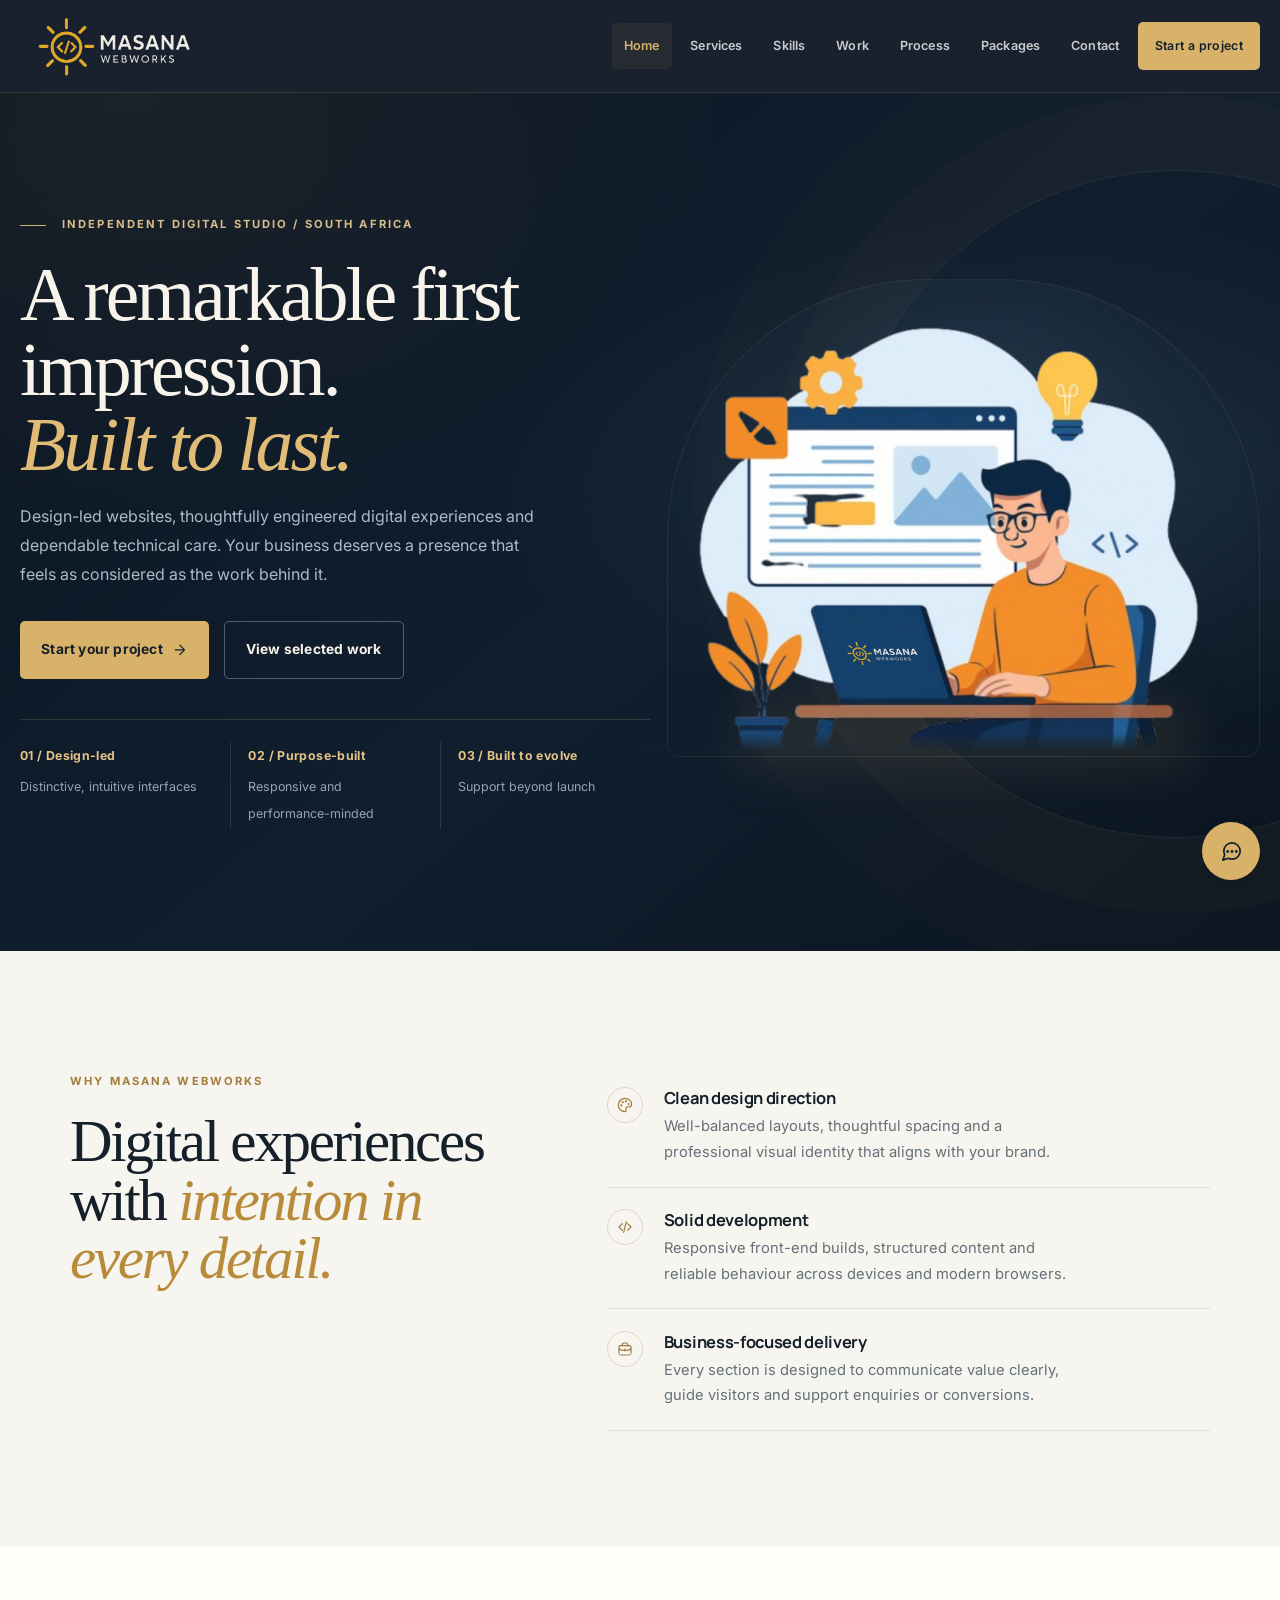
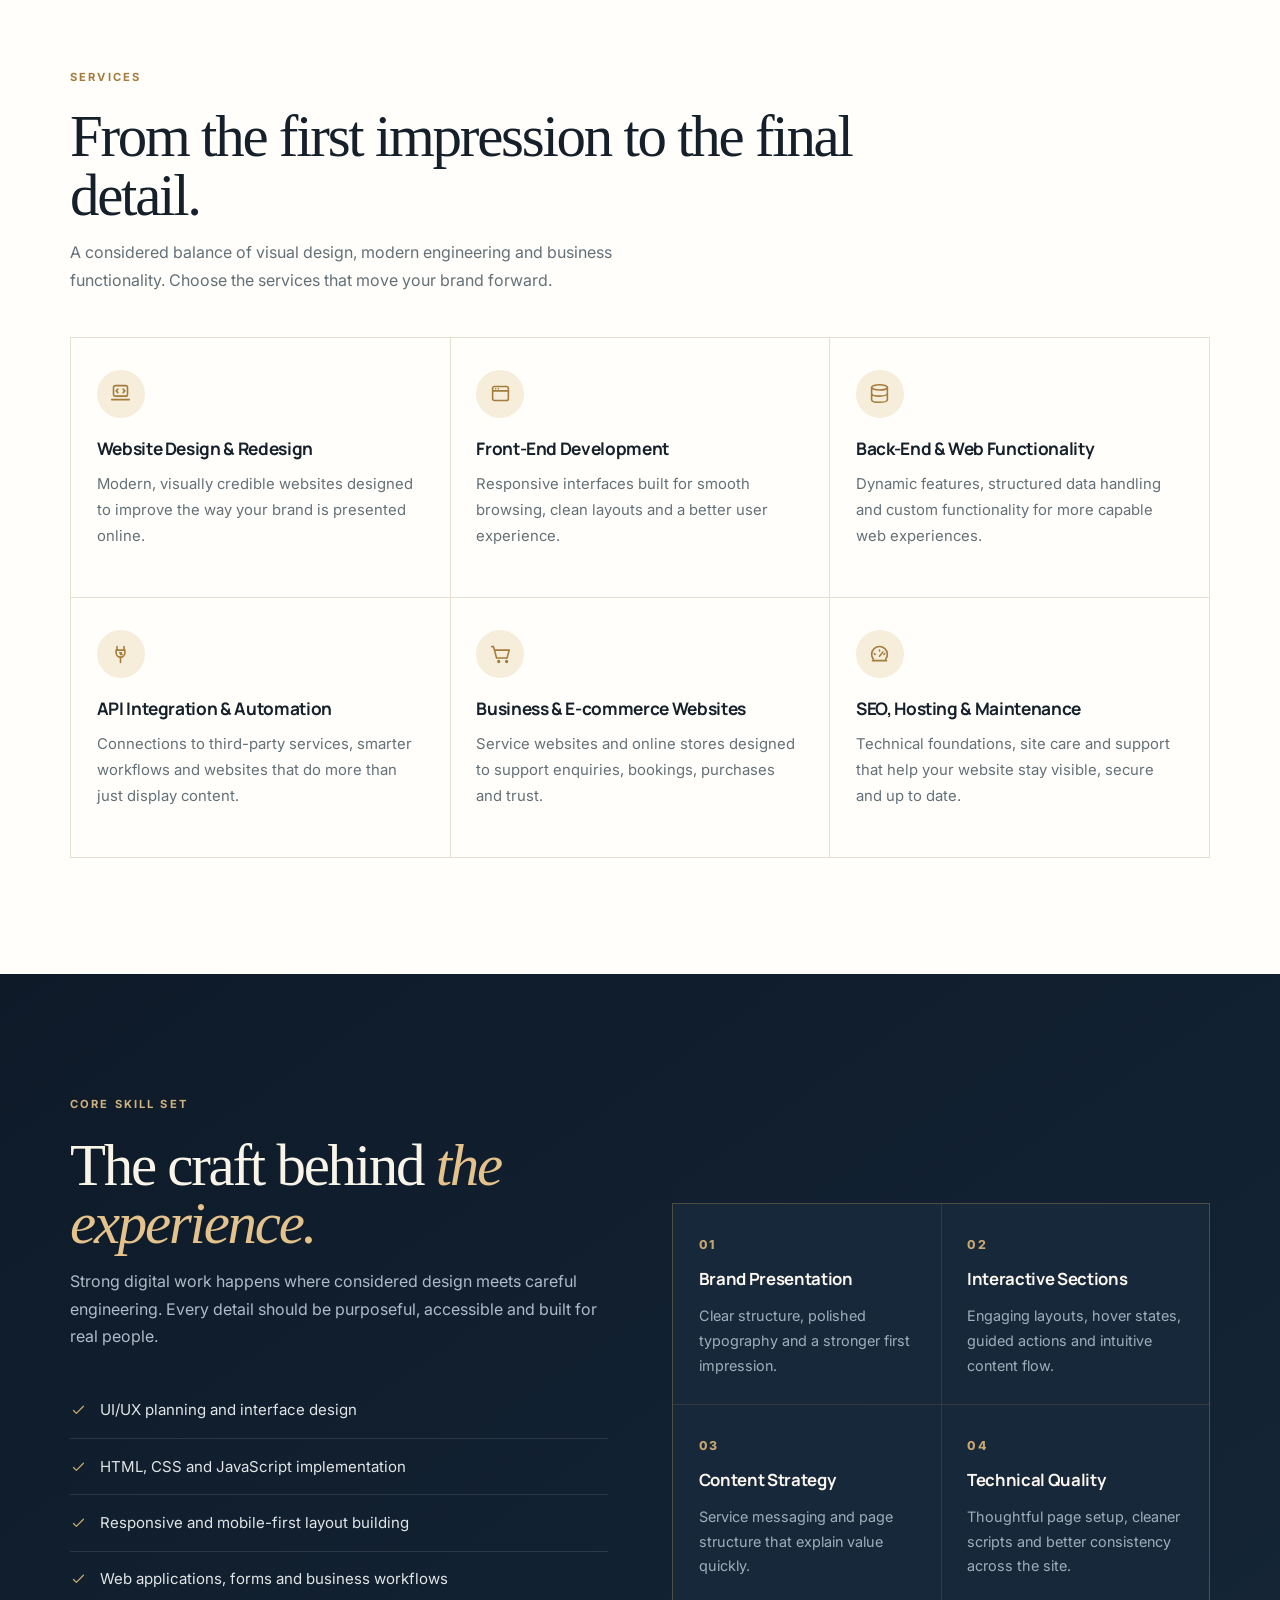
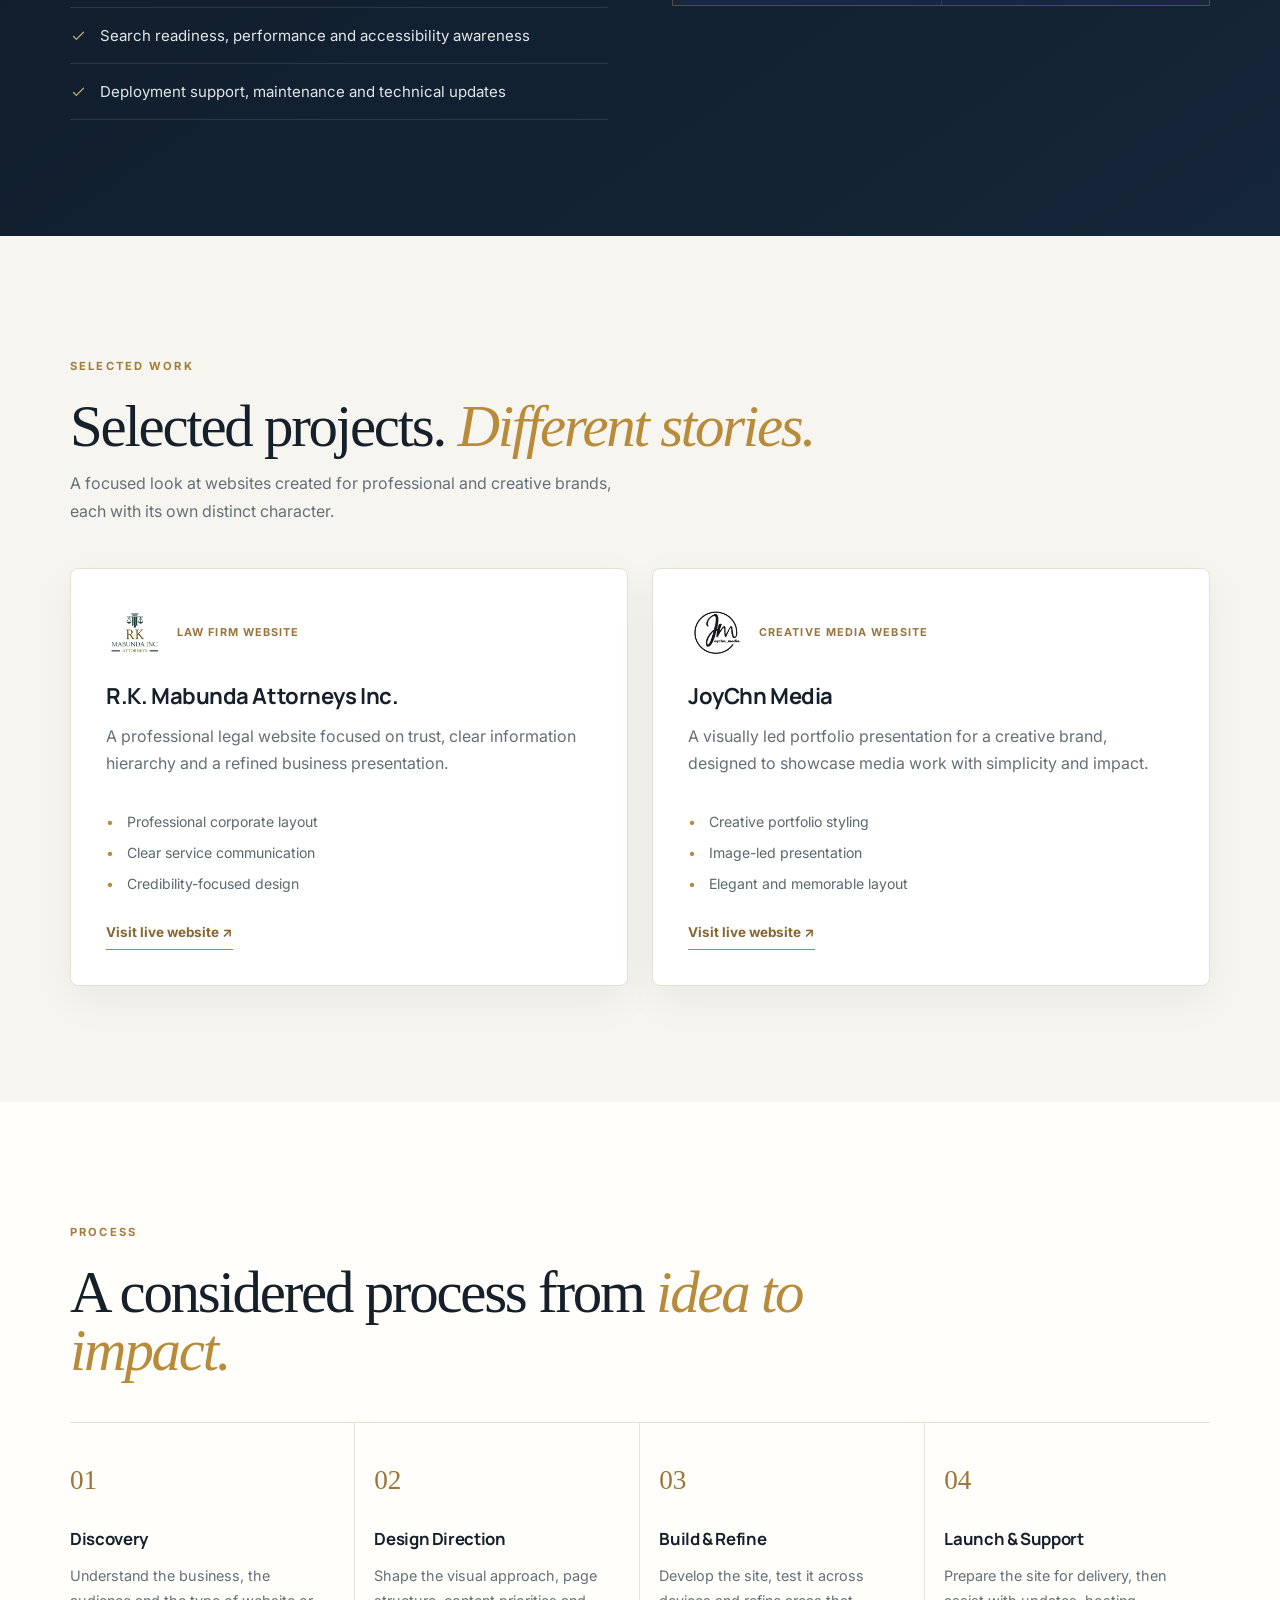
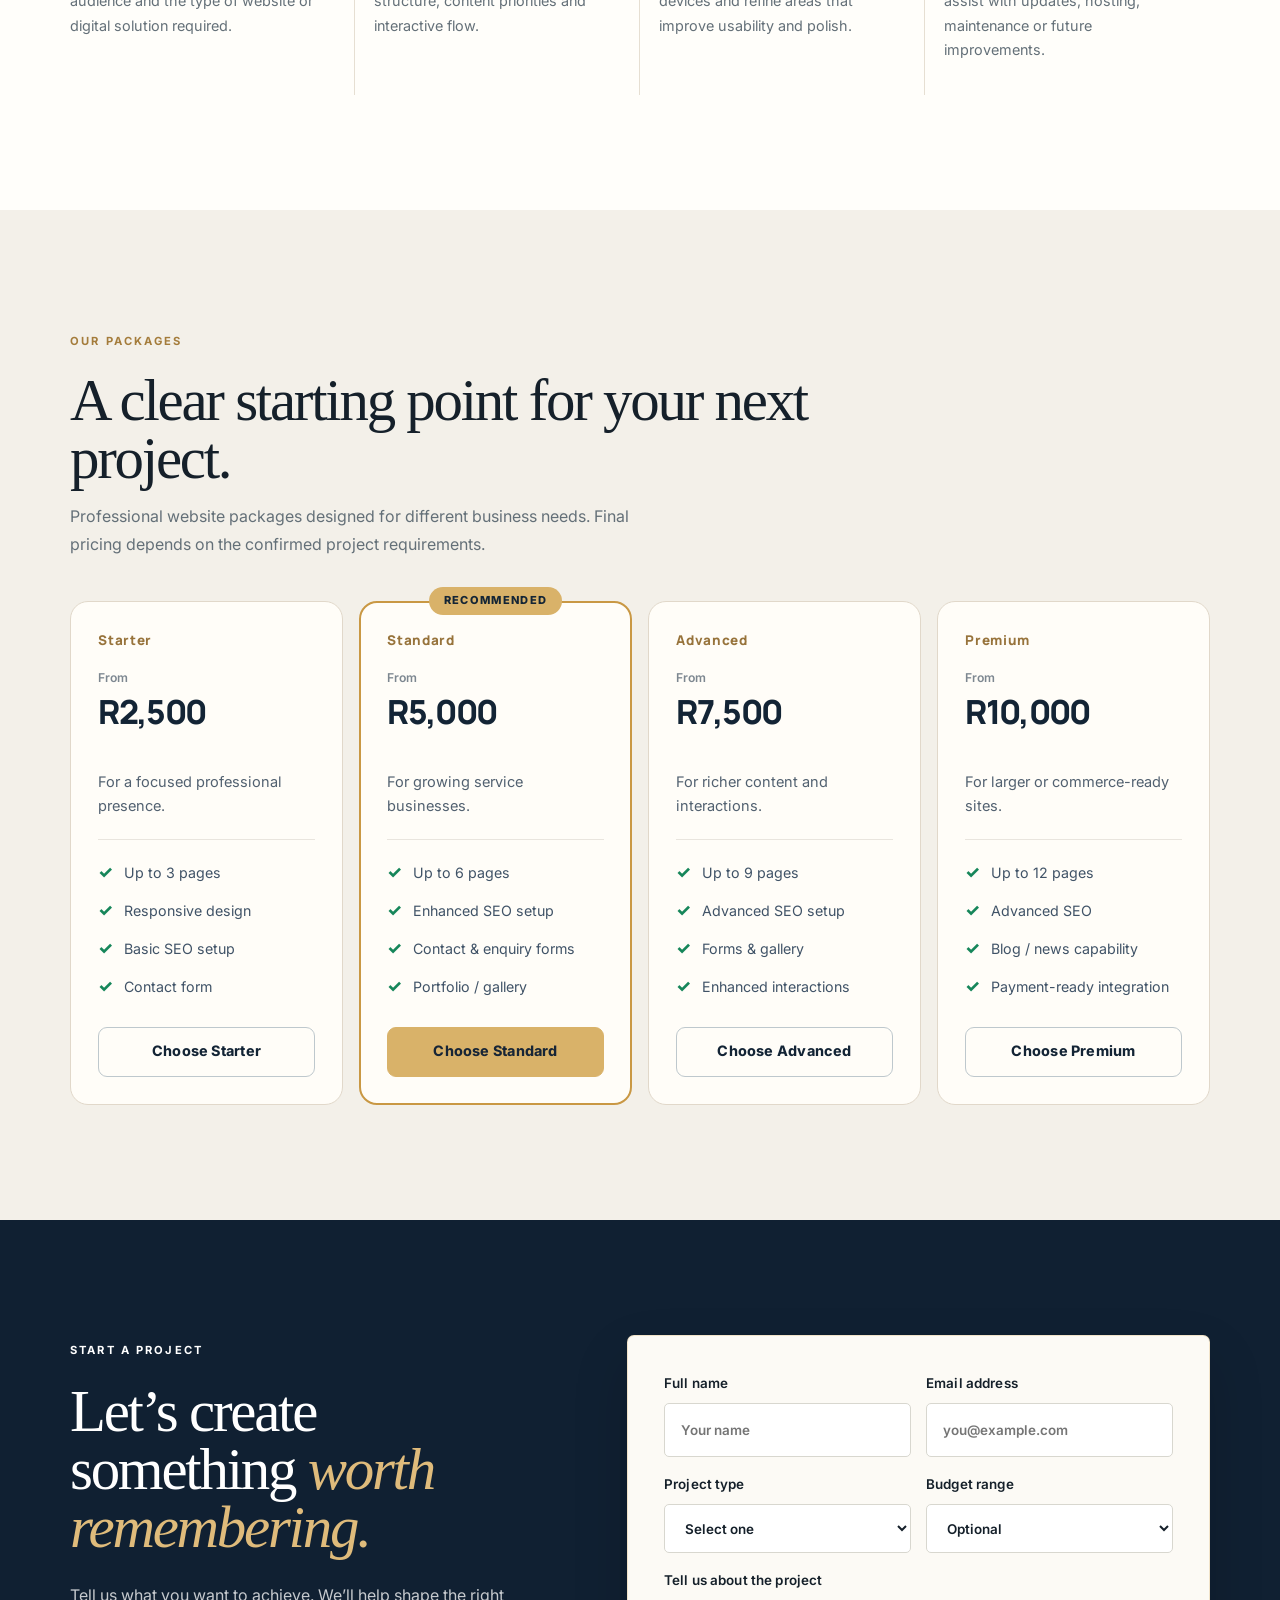
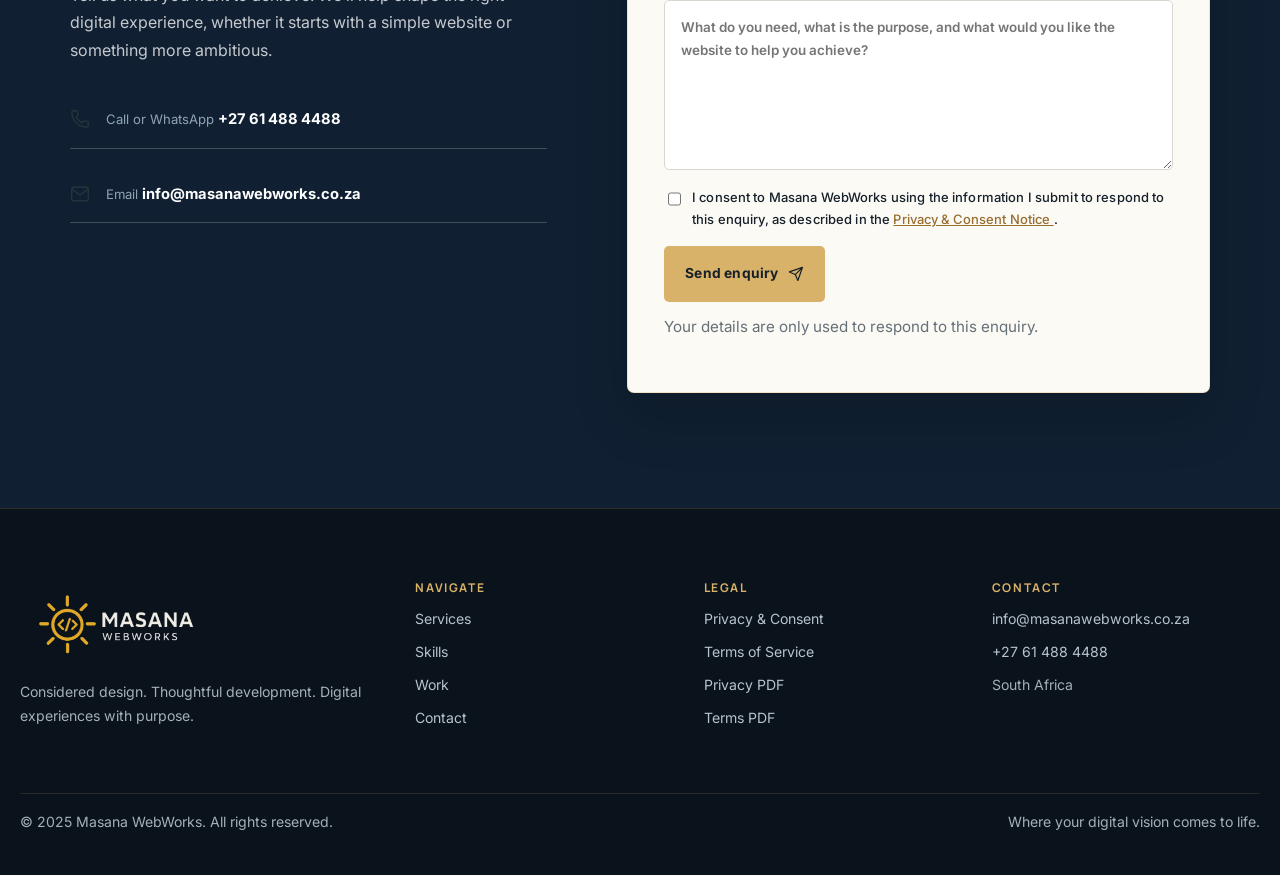
<file: index.html>
<!DOCTYPE html>
<html lang="en-ZA">
 <head>
  <meta charset="utf-8"/>
  <meta content="width=device-width, initial-scale=1.0" name="viewport"/>
  <meta content="#0d1723" name="theme-color"/>
  <meta content="Masana WebWorks designs and develops professional websites, web applications, e-commerce solutions, integrations, SEO-ready experiences and digital support for modern businesses." name="description"/>
  <meta content="Masana WebWorks, web development South Africa, website design, full stack developer, web applications, API integration, SEO, e-commerce, hosting" name="keywords"/>
  <meta content="Masana WebWorks" name="author"/>
  <meta content="index, follow, max-image-preview:large" name="robots"/>
  <meta content="Masana WebWorks | Web Design &amp; Full-Stack Development" property="og:title"/>
  <meta content="Professional websites and digital solutions crafted for clarity, performance and business growth." property="og:description"/>
  <meta content="https://masanawebworks.co.za/assets/meta.png" property="og:image"/>
  <meta content="https://masanawebworks.co.za/" property="og:url"/>
  <meta content="website" property="og:type"/>
  <meta content="summary_large_image" name="twitter:card"/>
  <meta content="Masana WebWorks | Web Design &amp; Full-Stack Development" name="twitter:title"/>
  <meta content="Professional websites and digital solutions crafted for clarity, performance and business growth." name="twitter:description"/>
  <meta content="https://masanawebworks.co.za/assets/meta.png" name="twitter:image"/>
  <link href="https://masanawebworks.co.za/" rel="canonical"/>
  <link href="assets/favicon.png" rel="icon" type="image/png"/>
  <link href="https://fonts.googleapis.com" rel="preconnect"/>
  <link crossorigin="" href="https://fonts.gstatic.com" rel="preconnect"/>
  <link href="https://fonts.googleapis.com/css2?family=Inter:wght@400;500;600;700;800&amp;family=Manrope:wght@500;700;800&amp;display=swap" rel="stylesheet"/>
  <link href="styles.css" rel="stylesheet"/>
  <title>
   Masana WebWorks | Web Design &amp; Digital Solutions
  </title>
  <script type="application/ld+json">
   {
    "@context": "https://schema.org",
    "@type": "ProfessionalService",
    "name": "Masana WebWorks",
    "url": "https://masanawebworks.co.za/",
    "logo": "https://masanawebworks.co.za/assets/logo-mark.png",
    "image": "https://masanawebworks.co.za/assets/meta.png",
    "email": "info@masanawebworks.co.za",
    "telephone": "+27614884488",
    "description": "Website design, full-stack web development, e-commerce, integrations, SEO, hosting, maintenance and digital support.",
    "areaServed": "South Africa"
  }
  </script>
 </head>
 <body>
  <a class="skip-link" href="#main">
   Skip to main content
  </a>
  <header class="site-header" id="siteHeader">
   <div class="container-wide nav-wrap">
    <a aria-label="Masana WebWorks home" class="brand" href="#home">
     <img alt="Masana WebWorks logo" decoding="async" loading="lazy" src="assets/log1.png"/>
    </a>
    <button aria-controls="primaryNav" aria-expanded="false" aria-label="Open menu" class="menu-toggle" id="menuToggle" type="button">
     <span>
     </span>
     <span>
     </span>
     <span>
     </span>
    </button>
    <nav aria-label="Primary navigation" class="primary-nav" id="primaryNav">
     <a class="nav-link active" href="#home">
      Home
     </a>
     <a class="nav-link" href="#services">
      Services
     </a>
     <a class="nav-link" href="#skills">
      Skills
     </a>
     <a class="nav-link" href="#work">
      Work
     </a>
     <a class="nav-link" href="#process">
      Process
     </a>
     <a class="nav-link" href="#packages">
      Packages
     </a>
     <a class="nav-link" href="#contact">
      Contact
     </a>
     <a class="nav-cta" href="#contact">
      Start a project
     </a>
    </nav>
   </div>
  </header>
  <main id="main">
   <section class="hero" id="home">
    <div class="container-wide hero-grid">
     <div class="hero-copy reveal">
      <span class="eyebrow">
       <span class="eyebrow-line">
       </span>
       INDEPENDENT DIGITAL STUDIO / SOUTH AFRICA
      </span>
      <h1>
       A remarkable first impression.
       <em>
        Built to last.
       </em>
      </h1>
      <p class="hero-lead">
       Design-led websites, thoughtfully engineered digital experiences and dependable technical care. Your business deserves a presence that feels as considered as the work behind it.
      </p>
      <div class="hero-actions">
       <a class="btn btn-primary" href="#contact">
        Start your project
        <svg aria-hidden="true" class="ui-icon" fill="none" focusable="false" height="20" stroke="currentColor" stroke-linecap="round" stroke-linejoin="round" stroke-width="1.8" viewbox="0 0 24 24" width="20">
         <path d="M5 12h14M12 5l7 7-7 7">
         </path>
        </svg>
       </a>
       <a class="btn btn-secondary" href="#work">
        View selected work
       </a>
      </div>
      <div aria-label="Business strengths" class="hero-metrics">
       <article>
        <strong>
         01 / Design-led
        </strong>
        <span>
         Distinctive, intuitive interfaces
        </span>
       </article>
       <article>
        <strong>
         02 / Purpose-built
        </strong>
        <span>
         Responsive and performance-minded
        </span>
       </article>
       <article>
        <strong>
         03 / Built to evolve
        </strong>
        <span>
         Support beyond launch
        </span>
       </article>
      </div>
     </div>
     <div class="hero-visual reveal" data-delay="100">
      <div class="hero-visual-shell">
       <img alt="Illustration of a designer and developer working on a website" decoding="async" fetchpriority="high" loading="eager" src="assets/hero1.png"/>
      </div>
     </div>
    </div>

    </div>
   </section>
   <section class="section intro-section">
    <div class="container intro-grid">
     <div class="reveal">
      <span class="kicker">
       Why Masana WebWorks
      </span>
      <h2>
       Digital experiences with
       <em>
        intention in every detail.
       </em>
      </h2>
     </div>
     <div class="intro-cards reveal" data-delay="60">
      <article>
       <svg aria-hidden="true" class="ui-icon" fill="none" focusable="false" height="20" stroke="currentColor" stroke-linecap="round" stroke-linejoin="round" stroke-width="1.8" viewbox="0 0 24 24" width="20">
        <circle cx="13.5" cy="6.5" r=".7">
        </circle>
        <circle cx="17.5" cy="10.5" r=".7">
        </circle>
        <circle cx="8.5" cy="7.5" r=".7">
        </circle>
        <circle cx="6.5" cy="12.5" r=".7">
        </circle>
        <path d="M12 22c-5.5 0-10-4.5-10-10S6.5 2 12 2s10 4.2 10 9c0 2.3-1.6 4-4 4h-2.5c-1.4 0-2.4 1.4-2 2.7.6 2 .3 4.3-1.5 4.3Z">
        </path>
       </svg>
       <h3>
        Clean design direction
       </h3>
       <p>
        Well-balanced layouts, thoughtful spacing and a professional visual identity that aligns with your brand.
       </p>
      </article>
      <article>
       <svg aria-hidden="true" class="ui-icon" fill="none" focusable="false" height="20" stroke="currentColor" stroke-linecap="round" stroke-linejoin="round" stroke-width="1.8" viewbox="0 0 24 24" width="20">
        <path d="m8 17-5-5 5-5M16 7l5 5-5 5M14 4l-4 16">
        </path>
       </svg>
       <h3>
        Solid development
       </h3>
       <p>
        Responsive front-end builds, structured content and reliable behaviour across devices and modern browsers.
       </p>
      </article>
      <article>
       <svg aria-hidden="true" class="ui-icon" fill="none" focusable="false" height="20" stroke="currentColor" stroke-linecap="round" stroke-linejoin="round" stroke-width="1.8" viewbox="0 0 24 24" width="20">
        <rect height="14" rx="2" width="18" x="3" y="7">
        </rect>
        <path d="M8 7V5c0-1.1.9-2 2-2h4c1.1 0 2 .9 2 2v2M3 12c5 3 13 3 18 0M12 12v3">
        </path>
       </svg>
       <h3>
        Business-focused delivery
       </h3>
       <p>
        Every section is designed to communicate value clearly, guide visitors and support enquiries or conversions.
       </p>
      </article>
     </div>
    </div>
   </section>
   <section class="section services-section" id="services">
    <div class="container">
     <div class="section-heading reveal">
      <span class="kicker">
       Services
      </span>
      <h2>
       From the first impression to the final detail.
      </h2>
      <p>
       A considered balance of visual design, modern engineering and business functionality. Choose the services that move your brand forward.
      </p>
     </div>
     <div class="service-grid">
      <article class="service-card reveal">
       <div class="service-icon">
        <svg aria-hidden="true" class="ui-icon" fill="none" focusable="false" height="20" stroke="currentColor" stroke-linecap="round" stroke-linejoin="round" stroke-width="1.8" viewbox="0 0 24 24" width="20">
         <rect height="12" rx="2" width="16" x="4" y="3">
         </rect>
         <path d="M2 19h20M9 7l-2 2 2 2M15 7l2 2-2 2">
         </path>
        </svg>
       </div>
       <h3>
        Website Design &amp; Redesign
       </h3>
       <p>
        Modern, visually credible websites designed to improve the way your brand is presented online.
       </p>
      </article>
      <article class="service-card reveal" data-delay="40">
       <div class="service-icon">
        <svg aria-hidden="true" class="ui-icon" fill="none" focusable="false" height="20" stroke="currentColor" stroke-linecap="round" stroke-linejoin="round" stroke-width="1.8" viewbox="0 0 24 24" width="20">
         <rect height="16" rx="2" width="18" x="3" y="4">
         </rect>
         <path d="M3 9h18M6.5 6.5h.01M9.5 6.5h.01">
         </path>
        </svg>
       </div>
       <h3>
        Front-End Development
       </h3>
       <p>
        Responsive interfaces built for smooth browsing, clean layouts and a better user experience.
       </p>
      </article>
      <article class="service-card reveal" data-delay="80">
       <div class="service-icon">
        <svg aria-hidden="true" class="ui-icon" fill="none" focusable="false" height="20" stroke="currentColor" stroke-linecap="round" stroke-linejoin="round" stroke-width="1.8" viewbox="0 0 24 24" width="20">
         <ellipse cx="12" cy="5" rx="9" ry="3">
         </ellipse>
         <path d="M3 5v14c0 1.7 4 3 9 3s9-1.3 9-3V5M3 12c0 1.7 4 3 9 3s9-1.3 9-3">
         </path>
        </svg>
       </div>
       <h3>
        Back-End &amp; Web Functionality
       </h3>
       <p>
        Dynamic features, structured data handling and custom functionality for more capable web experiences.
       </p>
      </article>
      <article class="service-card reveal">
       <div class="service-icon">
        <svg aria-hidden="true" class="ui-icon" fill="none" focusable="false" height="20" stroke="currentColor" stroke-linecap="round" stroke-linejoin="round" stroke-width="1.8" viewbox="0 0 24 24" width="20">
         <path d="M8 3v4M16 3v4M7 7h10v3a5 5 0 0 1-10 0V7ZM12 15v6M11 10h2l-1 2h2">
         </path>
        </svg>
       </div>
       <h3>
        API Integration &amp; Automation
       </h3>
       <p>
        Connections to third-party services, smarter workflows and websites that do more than just display content.
       </p>
      </article>
      <article class="service-card reveal" data-delay="40">
       <div class="service-icon">
        <svg aria-hidden="true" class="ui-icon" fill="none" focusable="false" height="20" stroke="currentColor" stroke-linecap="round" stroke-linejoin="round" stroke-width="1.8" viewbox="0 0 24 24" width="20">
         <circle cx="10" cy="20" r="1">
         </circle>
         <circle cx="19" cy="20" r="1">
         </circle>
         <path d="M2 3h2l3.5 13h12l2.5-9H6">
         </path>
        </svg>
       </div>
       <h3>
        Business &amp; E-commerce Websites
       </h3>
       <p>
        Service websites and online stores designed to support enquiries, bookings, purchases and trust.
       </p>
      </article>
      <article class="service-card reveal" data-delay="80">
       <div class="service-icon">
        <svg aria-hidden="true" class="ui-icon" fill="none" focusable="false" height="20" stroke="currentColor" stroke-linecap="round" stroke-linejoin="round" stroke-width="1.8" viewbox="0 0 24 24" width="20">
         <path d="M5 17.5a9 9 0 1 1 14 0">
         </path>
         <path d="M12 14l4-5M4 19h16M12 7v1M6 11l1 1M18 11l-1 1">
         </path>
        </svg>
       </div>
       <h3>
        SEO, Hosting &amp; Maintenance
       </h3>
       <p>
        Technical foundations, site care and support that help your website stay visible, secure and up to date.
       </p>
      </article>
     </div>
    </div>
   </section>
   <section class="section skills-section" id="skills">
    <div class="container skills-layout">
     <div class="skills-copy reveal">
      <span class="kicker">
       Core skill set
      </span>
      <h2>
       The craft behind
       <em>
        the experience.
       </em>
      </h2>
      <p>
       Strong digital work happens where considered design meets careful engineering. Every detail should be purposeful, accessible and built for real people.
      </p>
      <ul class="skills-list">
       <li>
        <svg aria-hidden="true" class="ui-icon" fill="none" focusable="false" height="20" stroke="currentColor" stroke-linecap="round" stroke-linejoin="round" stroke-width="1.8" viewbox="0 0 24 24" width="20">
         <path d="m5 12 4 4L19 6">
         </path>
        </svg>
        UI/UX planning and interface design
       </li>
       <li>
        <svg aria-hidden="true" class="ui-icon" fill="none" focusable="false" height="20" stroke="currentColor" stroke-linecap="round" stroke-linejoin="round" stroke-width="1.8" viewbox="0 0 24 24" width="20">
         <path d="m5 12 4 4L19 6">
         </path>
        </svg>
        HTML, CSS and JavaScript implementation
       </li>
       <li>
        <svg aria-hidden="true" class="ui-icon" fill="none" focusable="false" height="20" stroke="currentColor" stroke-linecap="round" stroke-linejoin="round" stroke-width="1.8" viewbox="0 0 24 24" width="20">
         <path d="m5 12 4 4L19 6">
         </path>
        </svg>
        Responsive and mobile-first layout building
       </li>
       <li>
        <svg aria-hidden="true" class="ui-icon" fill="none" focusable="false" height="20" stroke="currentColor" stroke-linecap="round" stroke-linejoin="round" stroke-width="1.8" viewbox="0 0 24 24" width="20">
         <path d="m5 12 4 4L19 6">
         </path>
        </svg>
        Web applications, forms and business workflows
       </li>
       <li>
        <svg aria-hidden="true" class="ui-icon" fill="none" focusable="false" height="20" stroke="currentColor" stroke-linecap="round" stroke-linejoin="round" stroke-width="1.8" viewbox="0 0 24 24" width="20">
         <path d="m5 12 4 4L19 6">
         </path>
        </svg>
        Search readiness, performance and accessibility awareness
       </li>
       <li>
        <svg aria-hidden="true" class="ui-icon" fill="none" focusable="false" height="20" stroke="currentColor" stroke-linecap="round" stroke-linejoin="round" stroke-width="1.8" viewbox="0 0 24 24" width="20">
         <path d="m5 12 4 4L19 6">
         </path>
        </svg>
        Deployment support, maintenance and technical updates
       </li>
      </ul>
     </div>
     <div class="capability-grid reveal" data-delay="80">
      <article>
       <span>
        01
       </span>
       <h3>
        Brand Presentation
       </h3>
       <p>
        Clear structure, polished typography and a stronger first impression.
       </p>
      </article>
      <article>
       <span>
        02
       </span>
       <h3>
        Interactive Sections
       </h3>
       <p>
        Engaging layouts, hover states, guided actions and intuitive content flow.
       </p>
      </article>
      <article>
       <span>
        03
       </span>
       <h3>
        Content Strategy
       </h3>
       <p>
        Service messaging and page structure that explain value quickly.
       </p>
      </article>
      <article>
       <span>
        04
       </span>
       <h3>
        Technical Quality
       </h3>
       <p>
        Thoughtful page setup, cleaner scripts and better consistency across the site.
       </p>
      </article>
     </div>
    </div>
   </section>
   <section class="section work-section" id="work">
    <div class="container">
     <div class="section-heading reveal">
      <span class="kicker">
       Selected work
      </span>
      <h2>
       Selected projects.
       <em>
        Different stories.
       </em>
      </h2>
      <p>
       A focused look at websites created for professional and creative brands, each with its own distinct character.
      </p>
     </div>
     <div class="project-grid">
      <article class="project-card reveal">
       <div class="project-image">
        <img alt="Website preview for R.K. Mabunda Attorneys Inc." decoding="async" loading="lazy" src="1.png"/>
       </div>
       <div class="project-body">
        <div class="project-branding">
         <img alt="R.K. Mabunda Attorneys Inc. logo" decoding="async" loading="lazy" src="assets/rk-mabunda-clean.png"/>
         <span>
          Law firm website
         </span>
        </div>
        <h3>
         R.K. Mabunda Attorneys Inc.
        </h3>
        <p>
         A professional legal website focused on trust, clear information hierarchy and a refined business presentation.
        </p>
        <ul>
         <li>
          Professional corporate layout
         </li>
         <li>
          Clear service communication
         </li>
         <li>
          Credibility-focused design
         </li>
        </ul>
        <a class="project-link" href="https://rkmabundattorneysinc.co.za/" rel="noopener noreferrer" target="_blank">
         Visit live website  &nearrow;
        </a>
       </div>
      </article>
      <article class="project-card reveal" data-delay="70">
       <div class="project-image">
        <img alt="Website preview for JoyChn Media" decoding="async" loading="lazy" src="2.png"/>
       </div>
       <div class="project-body">
        <div class="project-branding">
         <img alt="JoyChn Media logo" decoding="async" loading="lazy" src="assets/joychn-media-clean.png"/>
         <span>
          Creative media website
         </span>
        </div>
        <h3>
         JoyChn Media
        </h3>
        <p>
         A visually led portfolio presentation for a creative brand, designed to showcase media work with simplicity and impact.
        </p>
        <ul>
         <li>
          Creative portfolio styling
         </li>
         <li>
          Image-led presentation
         </li>
         <li>
          Elegant and memorable layout
         </li>
        </ul>
        <a class="project-link" href="https://joychnmedia.masanawebworks.co.za/" rel="noopener noreferrer" target="_blank">
         Visit live website  &nearrow;
        </a>
       </div>
      </article>
     </div>
    </div>
   </section>
   <section class="section process-section" id="process">
    <div class="container">
     <div class="section-heading reveal">
      <span class="kicker">
       Process
      </span>
      <h2>
       A considered process from
       <em>
        idea to impact.
       </em>
      </h2>
     </div>
     <div class="process-grid">
      <article class="process-card reveal">
       <span>
        01
       </span>
       <h3>
        Discovery
       </h3>
       <p>
        Understand the business, the audience and the type of website or digital solution required.
       </p>
      </article>
      <article class="process-card reveal" data-delay="50">
       <span>
        02
       </span>
       <h3>
        Design Direction
       </h3>
       <p>
        Shape the visual approach, page structure, content priorities and interactive flow.
       </p>
      </article>
      <article class="process-card reveal" data-delay="100">
       <span>
        03
       </span>
       <h3>
        Build &amp; Refine
       </h3>
       <p>
        Develop the site, test it across devices and refine areas that improve usability and polish.
       </p>
      </article>
      <article class="process-card reveal" data-delay="150">
       <span>
        04
       </span>
       <h3>
        Launch &amp; Support
       </h3>
       <p>
        Prepare the site for delivery, then assist with updates, hosting, maintenance or future improvements.
       </p>
      </article>
     </div>
    </div>
   </section>
   <section class="section packages-section" id="packages">
  <div class="container">

    <div class="section-heading reveal">
      <span class="kicker">Our Packages</span>
      <h2>A clear starting point for your next project.</h2>
      <p>
        Professional website packages designed for different
        business needs. Final pricing depends on the
        confirmed project requirements.
      </p>
    </div>

    <div class="pricing-grid">

      <!-- STARTER -->
      <article class="price-card reveal">
        <span class="package-label">Starter</span>

        <div class="package-price">
          <span class="price-from">From</span>
          <h3>R2,500</h3>
        </div>

        <p class="package-description">
          For a focused professional presence.
        </p>

        <ul class="package-features">
          <li>Up to 3 pages</li>
          <li>Responsive design</li>
          <li>Basic SEO setup</li>
          <li>Contact form</li>
        </ul>

        <button
          class="btn btn-secondary package-select"
          data-package="Starter Package"
          type="button">
          Choose Starter
        </button>
      </article>

      <!-- STANDARD -->
      <article class="price-card reveal featured">
        <span class="featured-tag">Recommended</span>

        <span class="package-label">Standard</span>

        <div class="package-price">
          <span class="price-from">From</span>
          <h3>R5,000</h3>
        </div>

        <p class="package-description">
          For growing service businesses.
        </p>

        <ul class="package-features">
          <li>Up to 6 pages</li>
          <li>Enhanced SEO setup</li>
          <li>Contact &amp; enquiry forms</li>
          <li>Portfolio / gallery</li>
        </ul>

        <button
          class="btn btn-primary package-select"
          data-package="Standard Package"
          type="button">
          Choose Standard
        </button>
      </article>

      <!-- ADVANCED -->
      <article class="price-card reveal">
        <span class="package-label">Advanced</span>

        <div class="package-price">
          <span class="price-from">From</span>
          <h3>R7,500</h3>
        </div>

        <p class="package-description">
          For richer content and interactions.
        </p>

        <ul class="package-features">
          <li>Up to 9 pages</li>
          <li>Advanced SEO setup</li>
          <li>Forms &amp; gallery</li>
          <li>Enhanced interactions</li>
        </ul>

        <button
          class="btn btn-secondary package-select"
          data-package="Advanced Package"
          type="button">
          Choose Advanced
        </button>
      </article>

      <!-- PREMIUM -->
      <article class="price-card reveal">
        <span class="package-label">Premium</span>

        <div class="package-price">
          <span class="price-from">From</span>
          <h3>R10,000</h3>
        </div>

        <p class="package-description">
          For larger or commerce-ready sites.
        </p>

        <ul class="package-features">
          <li>Up to 12 pages</li>
          <li>Advanced SEO</li>
          <li>Blog / news capability</li>
          <li>Payment-ready integration</li>
        </ul>

        <button
          class="btn btn-secondary package-select"
          data-package="Premium Package"
          type="button">
          Choose Premium
        </button>
      </article>

    </div>

  </div>
</section>
   <section class="section contact-section" id="contact">
    <div class="container contact-grid">
     <div class="contact-copy reveal">
      <span class="kicker kicker-light">
       Start a project
      </span>
      <h2>
       Let&rsquo;s create something
       <em>
        worth remembering.
       </em>
      </h2>
      <p>
       Tell us what you want to achieve. We&rsquo;ll help shape the right digital experience, whether it starts with a simple website or something more ambitious.
      </p>
      <div class="contact-direct">
       <a href="tel:+27614884488">
        <svg aria-hidden="true" class="ui-icon" fill="none" focusable="false" height="20" stroke="currentColor" stroke-linecap="round" stroke-linejoin="round" stroke-width="1.8" viewbox="0 0 24 24" width="20">
         <path d="M22 16.8v3a2 2 0 0 1-2.2 2C9 20.8 3.2 15 2.2 4.2A2 2 0 0 1 4.2 2h3a2 2 0 0 1 2 1.7l.5 2.8a2 2 0 0 1-.6 1.7L7.5 9.8a16 16 0 0 0 6.7 6.7l1.6-1.6a2 2 0 0 1 1.7-.6l2.8.5a2 2 0 0 1 1.7 2Z">
         </path>
        </svg>
        <div>
         <span>
          Call or WhatsApp
         </span>
         <strong>
          +27 61 488 4488
         </strong>
        </div>
       </a>
       <a href="mailto:www.vukosi394@gmail.com">
        <svg aria-hidden="true" class="ui-icon" fill="none" focusable="false" height="20" stroke="currentColor" stroke-linecap="round" stroke-linejoin="round" stroke-width="1.8" viewbox="0 0 24 24" width="20">
         <rect height="16" rx="2" width="20" x="2" y="4">
         </rect>
         <path d="m2 6 10 7 10-7">
         </path>
        </svg>
        <div>
         <span>
          Email
         </span>
         <strong>
          info@masanawebworks.co.za
         </strong>
        </div>
       </a>
      </div>
     </div>
     <form action="https://formsubmit.co/www.vukosi394@gmail.com" class="contact-form reveal" data-delay="80" id="contactForm" method="POST">
      <input name="_captcha" type="hidden" value="false"/>
      <input name="_url" type="hidden" value="https://masanawebworks.co.za/"/>
      <input name="_subject" type="hidden" value="New Masana WebWorks website enquiry"/>
      <input name="_template" type="hidden" value="table"/>
      <input aria-hidden="true" autocomplete="off" name="_honey" style="position:absolute;left:-9999px;opacity:0;height:0;width:0;" tabindex="-1" type="text"/>
      <input name="source" type="hidden" value="Masana WebWorks website"/>
      <div class="form-row">
       <label>
        Full name
        <input autocomplete="name" id="name" name="name" placeholder="Your name" required="" type="text"/>
       </label>
       <label>
        Email address
        <input autocomplete="email" id="email" name="email" placeholder="you@example.com" required="" type="email"/>
       </label>
      </div>
      <div class="form-row">
       <label>
        Project type
        <select id="projectType" name="project_type" required="">
         <option value="">
          Select one
         </option>
         <option>
          Business website
         </option>
         <option>
          Website redesign
         </option>
         <option>
          Portfolio website
         </option>
         <option>
          E-commerce website
         </option>
         <option>
          Custom web application
         </option>
         <option>
          API / integration
         </option>
         <option>
          Hosting / maintenance
         </option>
         <option>
          Other
         </option>
        </select>
       </label>
       <label>
        Budget range
        <select name="budget">
         <option value="">
          Optional
         </option>
         <option>
          Under R5,000
         </option>
         <option>
          R5,000 - R10,000
         </option>
         <option>
          R10,000 - R25,000
         </option>
         <option>
          R25,000+
         </option>
         <option>
          Not sure yet
         </option>
        </select>
       </label>
      </div>
      <label>
       Tell us about the project
       <textarea id="message" name="message" placeholder="What do you need, what is the purpose, and what would you like the website to help you achieve?" required="" rows="6"></textarea>
      </label>
      <label class="consent-check">
       <input name="privacy_consent" required="" type="checkbox"/>
       <span>
        I consent to Masana WebWorks using the information I submit to respond to this enquiry, as described in the
        <a href="privacy.html" rel="noopener" target="_blank">
         Privacy &amp; Consent Notice
        </a>
        .
       </span>
      </label>
      <button class="btn btn-primary form-submit" type="submit">
       Send enquiry
       <svg aria-hidden="true" class="ui-icon" fill="none" focusable="false" height="20" stroke="currentColor" stroke-linecap="round" stroke-linejoin="round" stroke-width="1.8" viewbox="0 0 24 24" width="20">
        <path d="m22 2-7 20-4-9-9-4 20-7ZM22 2 11 13">
        </path>
       </svg>
      </button>
      <p aria-live="polite" class="form-note" id="formStatus" role="status">
       Your details are only used to respond to this enquiry.
      </p>
     </form>
    </div>
   </section>
  </main>
  <footer class="site-footer">
   <div class="container-wide footer-grid">
    <div class="footer-brand">
     <img alt="Masana WebWorks logo" decoding="async" loading="lazy" src="assets/log1.png"/>
     <p>
      Considered design. Thoughtful development. Digital experiences with purpose.
     </p>
    </div>
    <div>
     <h3>
      Navigate
     </h3>
     <a href="#services">
      Services
     </a>
     <a href="#skills">
      Skills
     </a>
     <a href="#work">
      Work
     </a>
     <a href="#contact">
      Contact
     </a>
    </div>
    <div>
     <h3>
      Legal
     </h3>
     <a href="privacy.html">
      Privacy &amp; Consent
     </a>
     <a href="terms.html">
      Terms of Service
     </a>
     <a href="legal/privacy-consent.pdf" rel="noopener" target="_blank">
      Privacy PDF
     </a>
     <a href="legal/terms-of-service.pdf" rel="noopener" target="_blank">
      Terms PDF
     </a>
    </div>
    <div>
     <h3>
      Contact
     </h3>
     <a href="mailto:www.vukosi394@gmail.com">
      info@masanawebworks.co.za
     </a>
     <a href="tel:+27614884488">
      +27 61 488 4488
     </a>
     <span>
      South Africa
     </span>
    </div>
   </div>
   <div class="footer-bottom container-wide">
    <span>&copy; 2025 Masana WebWorks. All rights reserved.</span>
    <span>
     Where your digital vision comes to life.
    </span>
   </div>
  </footer>
  <button aria-label="Back to top" class="back-to-top" id="backToTop" type="button">
   <svg aria-hidden="true" class="ui-icon" fill="none" focusable="false" height="20" stroke="currentColor" stroke-linecap="round" stroke-linejoin="round" stroke-width="1.8" viewbox="0 0 24 24" width="20">
    <path d="m12 19 0-14M5 12l7-7 7 7">
    </path>
   </svg>
  </button>
  <div aria-live="polite" class="chatbot">
   <button aria-expanded="false" aria-label="Open Masana Assistant" class="chat-launcher" id="chatLauncher" type="button">
    <svg aria-hidden="true" class="ui-icon" fill="none" focusable="false" height="20" stroke="currentColor" stroke-linecap="round" stroke-linejoin="round" stroke-width="1.8" viewbox="0 0 24 24" width="20">
     <path d="M21 11.5a8.4 8.4 0 0 1-.9 3.8A8.5 8.5 0 0 1 12.5 20a8.4 8.4 0 0 1-3.8-.9L3 21l1.9-5.7A8.5 8.5 0 0 1 4 11.5 8.5 8.5 0 0 1 12.5 3 8.5 8.5 0 0 1 21 11.5Z">
     </path>
     <path d="M8 12h.01M12.5 12h.01M17 12h.01" stroke-linecap="round" stroke-width="3">
     </path>
    </svg>
    <span>
     Masana Assistant
    </span>
   </button>
   <section aria-label="Masana Assistant" class="chat-panel" hidden="" id="chatPanel">
    <header class="chat-header">
     <div class="chat-avatar">
      <img alt="" decoding="async" loading="lazy" src="assets/favicon.png"/>
     </div>
     <div>
      <strong>
       Masana Assistant
      </strong>
      <span>
       Automated website helper
      </span>
     </div>
     <button aria-label="Close assistant" class="chat-close" id="chatClose" type="button">
      <svg aria-hidden="true" class="ui-icon" fill="none" focusable="false" height="20" stroke="currentColor" stroke-linecap="round" stroke-linejoin="round" stroke-width="1.8" viewbox="0 0 24 24" width="20">
       <path d="M18 6 6 18M6 6l12 12">
       </path>
      </svg>
     </button>
    </header>
    <div class="chat-notice">
     Quick answers about services, investment, projects and getting started.
    </div>
    <div class="chat-messages" id="chatMessages" tabindex="0">
    </div>
    <div class="quick-replies" id="quickReplies">
    </div>
    <form class="chat-input-row" id="chatForm">
     <label class="sr-only" for="chatInput">
      Message
     </label>
     <input autocomplete="off" id="chatInput" maxlength="220" placeholder="Ask a question..."/>
     <button aria-label="Send" type="submit">
      <svg aria-hidden="true" class="ui-icon" fill="none" focusable="false" height="20" stroke="currentColor" stroke-linecap="round" stroke-linejoin="round" stroke-width="1.8" viewbox="0 0 24 24" width="20">
       <path d="m12 19 0-14M5 12l7-7 7 7">
       </path>
      </svg>
     </button>
    </form>
    <div class="chat-footer">
     Prefer direct contact?
     <button id="chatHuman" type="button">
      Open contact options
     </button>
    </div>
   </section>
  </div>
  <script defer="" src="email-routing.js">
  </script>
  <script defer="" src="script.js">
  </script>
  <script defer="" src="chatbot.js">
  </script>
 </body>
</html>
</file>
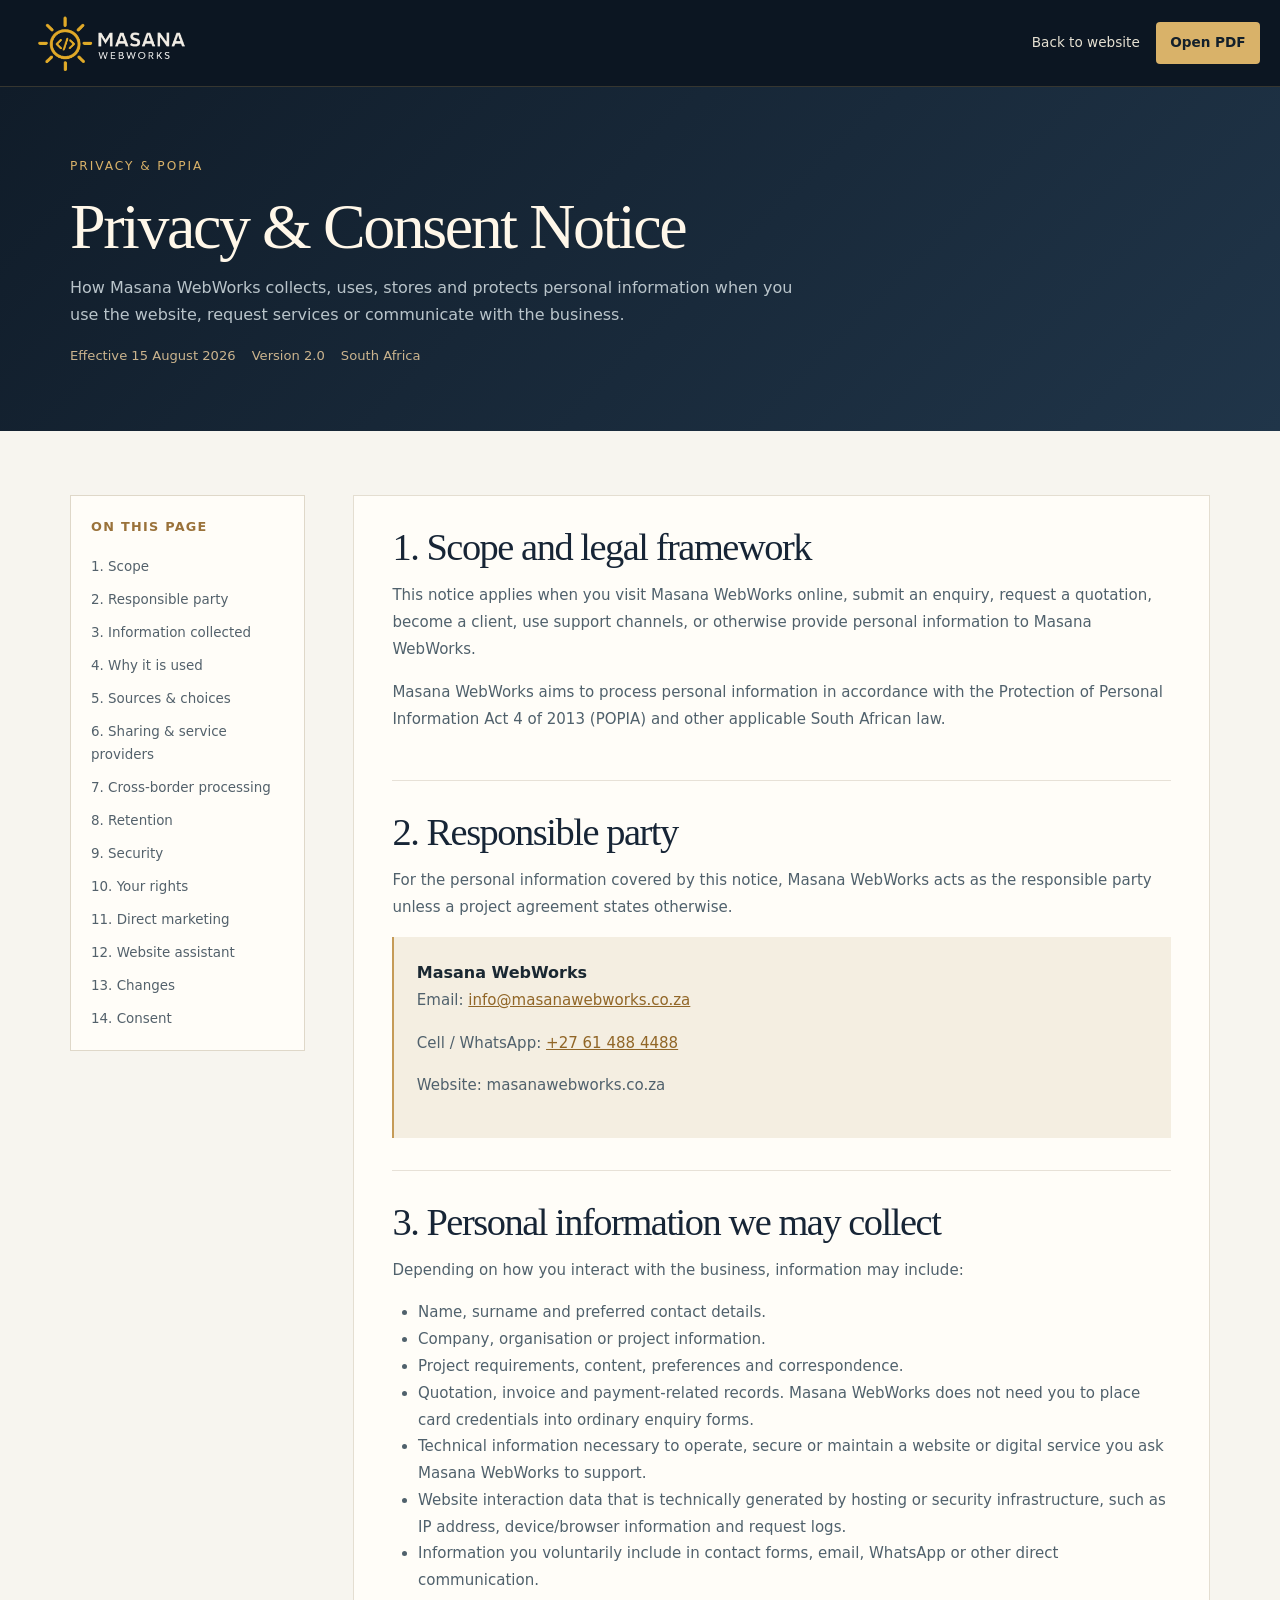
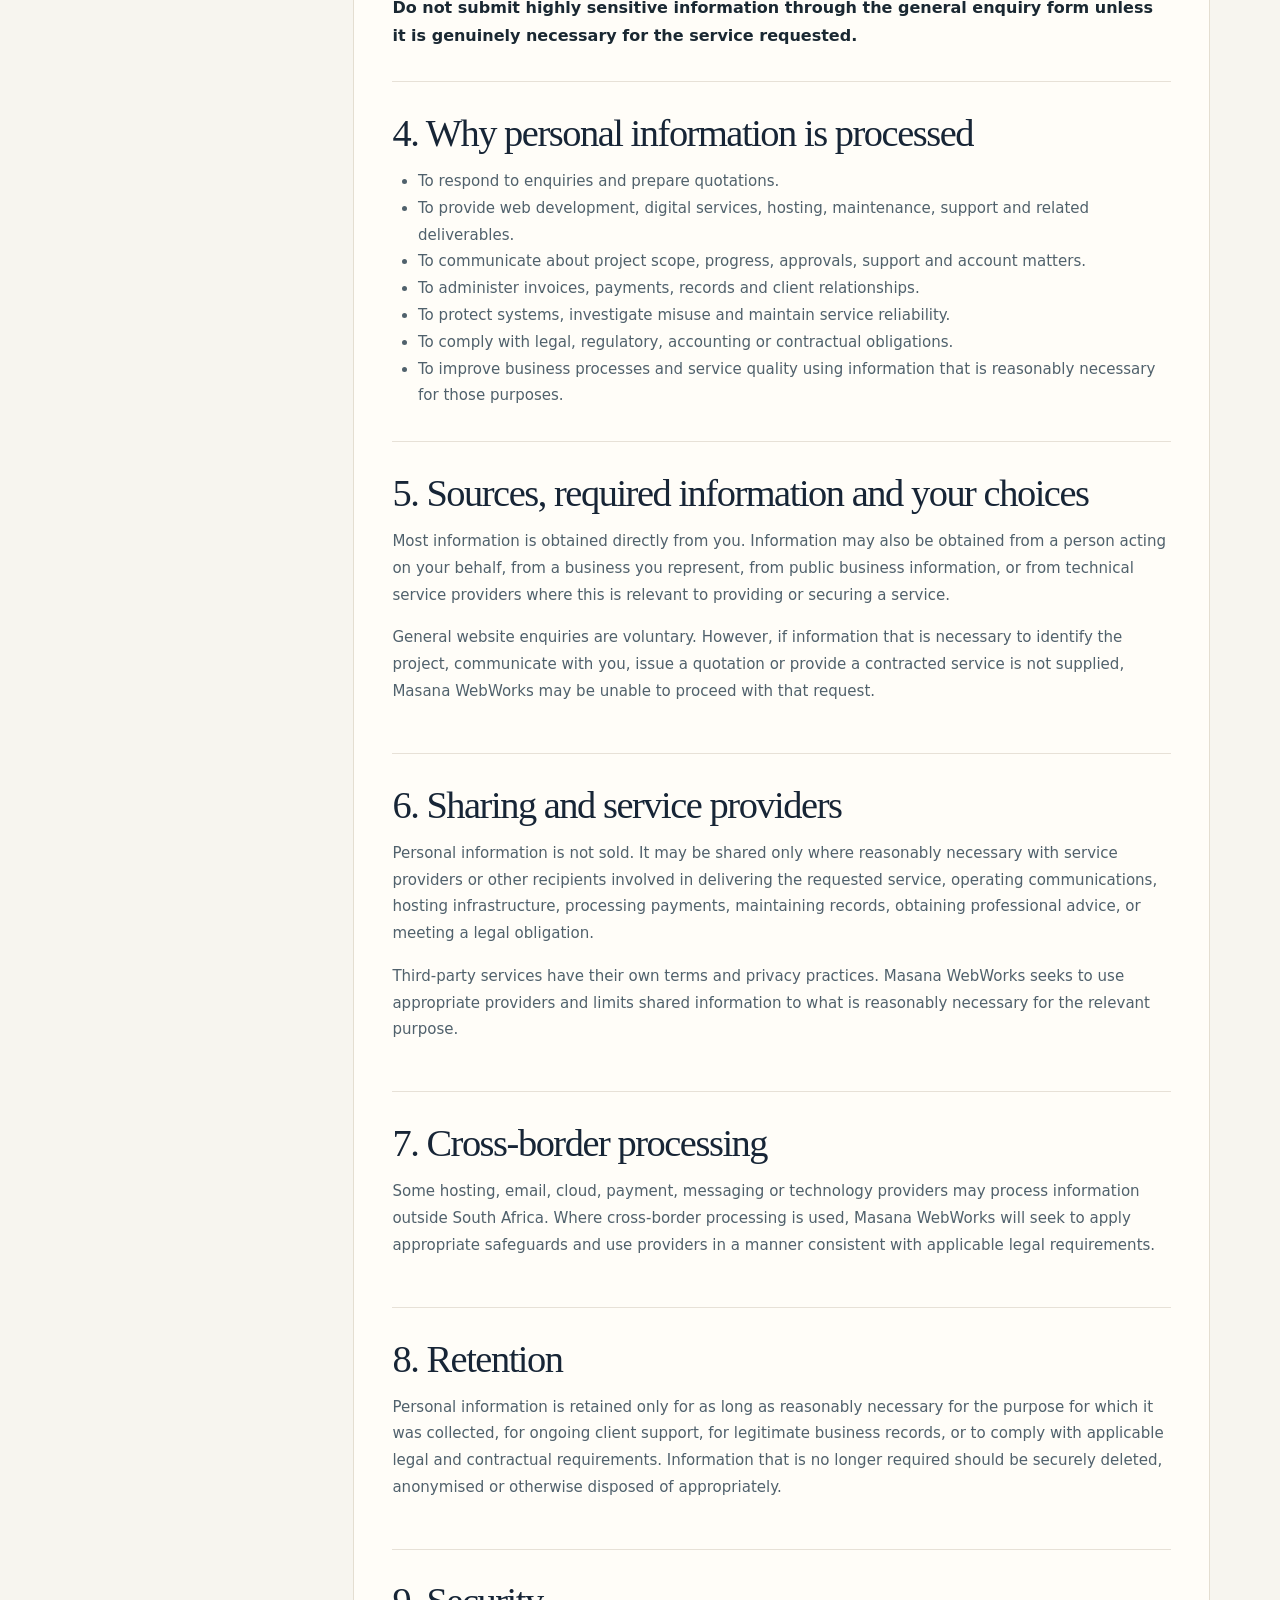
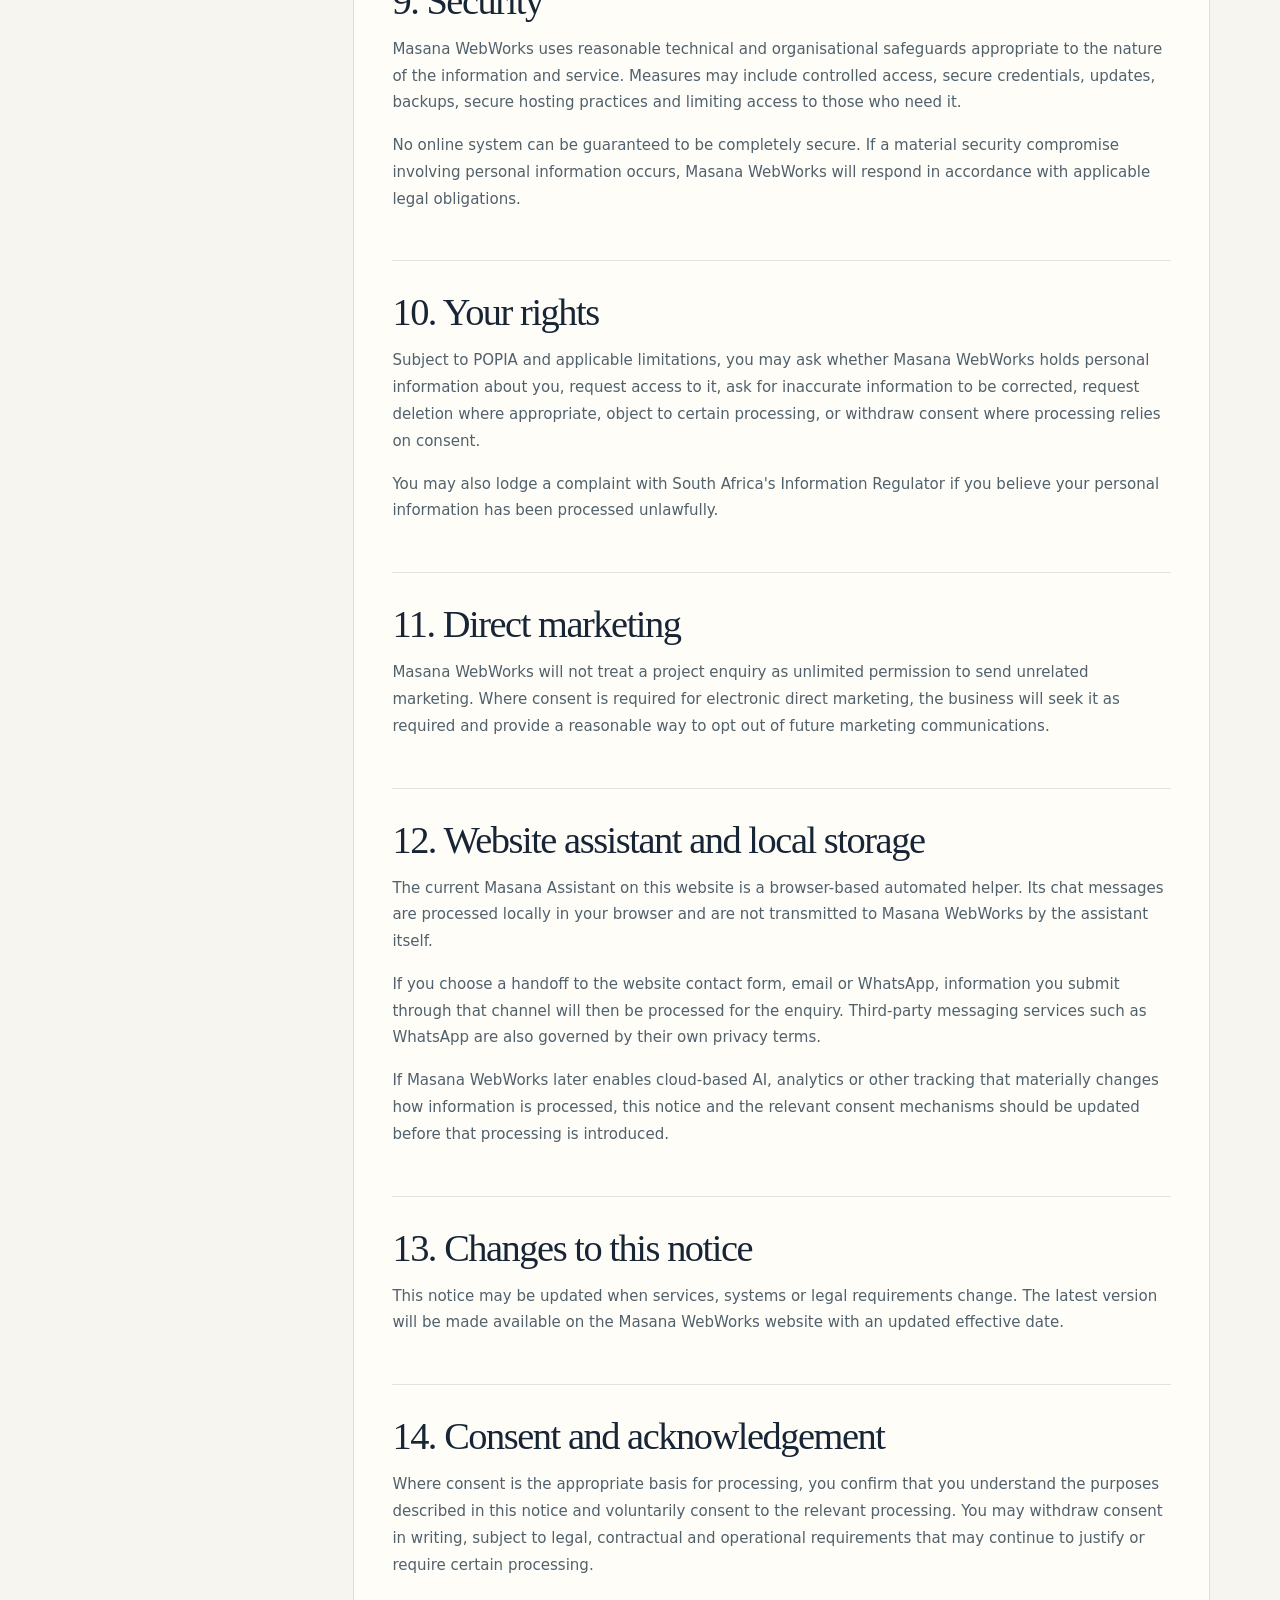
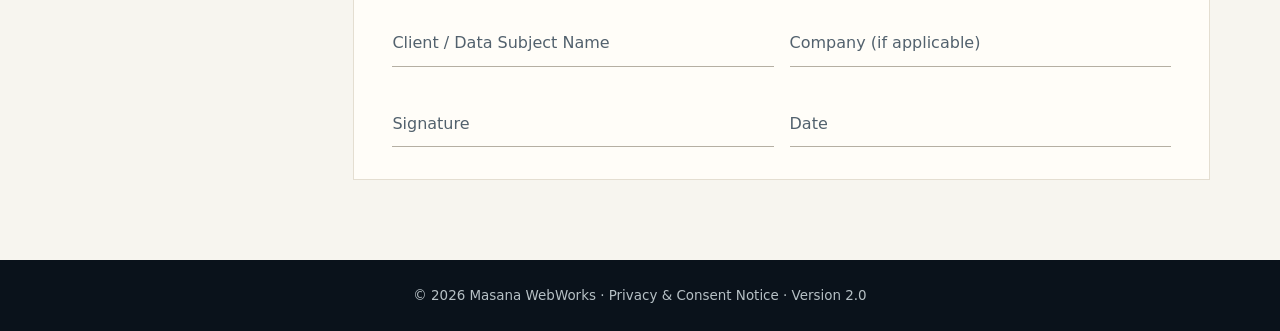
<file: privacy.html>
<!DOCTYPE html>
<html lang="en-ZA">
<head>
  <meta charset="UTF-8"><meta name="viewport" content="width=device-width, initial-scale=1.0"><meta name="robots" content="index, follow">
  <meta name="description" content="Masana WebWorks Privacy and Consent Notice describing how personal information is collected, used and protected.">
  <link rel="icon" href="assets/favicon.png"><link rel="stylesheet" href="styles.css"><title>Privacy & Consent Notice | Masana WebWorks</title>
</head>
<body class="legal-body">
  <header class="legal-header"><div class="legal-nav container-wide"><a href="index.html"><img src="assets/log1.png" alt="Masana WebWorks"></a><div class="legal-nav-links"><a class="legal-back" href="index.html">Back to website</a><a class="legal-download" href="legal/privacy-consent.pdf" target="_blank" rel="noopener">Open PDF</a></div></div></header>
  <section class="legal-hero"><div class="container"><span class="legal-eyebrow">Privacy & POPIA</span><h1>Privacy & Consent Notice</h1><p>How Masana WebWorks collects, uses, stores and protects personal information when you use the website, request services or communicate with the business.</p><div class="legal-meta"><span>Effective 15 August 2026</span><span>Version 2.0</span><span>South Africa</span></div></div></section>
  <main class="container legal-shell">
    <aside class="legal-toc"><strong>On this page</strong><a href="#scope">1. Scope</a><a href="#responsible">2. Responsible party</a><a href="#collect">3. Information collected</a><a href="#purpose">4. Why it is used</a><a href="#sources">5. Sources & choices</a><a href="#sharing">6. Sharing & service providers</a><a href="#crossborder">7. Cross-border processing</a><a href="#retention">8. Retention</a><a href="#security">9. Security</a><a href="#rights">10. Your rights</a><a href="#marketing">11. Direct marketing</a><a href="#assistant">12. Website assistant</a><a href="#changes">13. Changes</a><a href="#consent">14. Consent</a></aside>
    <article class="legal-content">
      <section id="scope"><h2>1. Scope and legal framework</h2><p>This notice applies when you visit Masana WebWorks online, submit an enquiry, request a quotation, become a client, use support channels, or otherwise provide personal information to Masana WebWorks.</p><p>Masana WebWorks aims to process personal information in accordance with the Protection of Personal Information Act 4 of 2013 (POPIA) and other applicable South African law.</p></section>
      <section id="responsible"><h2>2. Responsible party</h2><p>For the personal information covered by this notice, Masana WebWorks acts as the responsible party unless a project agreement states otherwise.</p><div class="legal-contact-card"><strong>Masana WebWorks</strong><p>Email: <a href="mailto:www.vukosi394@gmail.com">info@masanawebworks.co.za</a></p><p>Cell / WhatsApp: <a href="tel:+27614884488">+27 61 488 4488</a></p><p>Website: masanawebworks.co.za</p></div></section>
      <section id="collect"><h2>3. Personal information we may collect</h2><p>Depending on how you interact with the business, information may include:</p><ul><li>Name, surname and preferred contact details.</li><li>Company, organisation or project information.</li><li>Project requirements, content, preferences and correspondence.</li><li>Quotation, invoice and payment-related records. Masana WebWorks does not need you to place card credentials into ordinary enquiry forms.</li><li>Technical information necessary to operate, secure or maintain a website or digital service you ask Masana WebWorks to support.</li><li>Website interaction data that is technically generated by hosting or security infrastructure, such as IP address, device/browser information and request logs.</li><li>Information you voluntarily include in contact forms, email, WhatsApp or other direct communication.</li></ul><div class="legal-callout"><strong>Do not submit highly sensitive information through the general enquiry form unless it is genuinely necessary for the service requested.</strong></div></section>
      <section id="purpose"><h2>4. Why personal information is processed</h2><ul><li>To respond to enquiries and prepare quotations.</li><li>To provide web development, digital services, hosting, maintenance, support and related deliverables.</li><li>To communicate about project scope, progress, approvals, support and account matters.</li><li>To administer invoices, payments, records and client relationships.</li><li>To protect systems, investigate misuse and maintain service reliability.</li><li>To comply with legal, regulatory, accounting or contractual obligations.</li><li>To improve business processes and service quality using information that is reasonably necessary for those purposes.</li></ul></section>
      <section id="sources"><h2>5. Sources, required information and your choices</h2><p>Most information is obtained directly from you. Information may also be obtained from a person acting on your behalf, from a business you represent, from public business information, or from technical service providers where this is relevant to providing or securing a service.</p><p>General website enquiries are voluntary. However, if information that is necessary to identify the project, communicate with you, issue a quotation or provide a contracted service is not supplied, Masana WebWorks may be unable to proceed with that request.</p></section>
      <section id="sharing"><h2>6. Sharing and service providers</h2><p>Personal information is not sold. It may be shared only where reasonably necessary with service providers or other recipients involved in delivering the requested service, operating communications, hosting infrastructure, processing payments, maintaining records, obtaining professional advice, or meeting a legal obligation.</p><p>Third-party services have their own terms and privacy practices. Masana WebWorks seeks to use appropriate providers and limits shared information to what is reasonably necessary for the relevant purpose.</p></section>
      <section id="crossborder"><h2>7. Cross-border processing</h2><p>Some hosting, email, cloud, payment, messaging or technology providers may process information outside South Africa. Where cross-border processing is used, Masana WebWorks will seek to apply appropriate safeguards and use providers in a manner consistent with applicable legal requirements.</p></section>
      <section id="retention"><h2>8. Retention</h2><p>Personal information is retained only for as long as reasonably necessary for the purpose for which it was collected, for ongoing client support, for legitimate business records, or to comply with applicable legal and contractual requirements. Information that is no longer required should be securely deleted, anonymised or otherwise disposed of appropriately.</p></section>
      <section id="security"><h2>9. Security</h2><p>Masana WebWorks uses reasonable technical and organisational safeguards appropriate to the nature of the information and service. Measures may include controlled access, secure credentials, updates, backups, secure hosting practices and limiting access to those who need it.</p><p>No online system can be guaranteed to be completely secure. If a material security compromise involving personal information occurs, Masana WebWorks will respond in accordance with applicable legal obligations.</p></section>
      <section id="rights"><h2>10. Your rights</h2><p>Subject to POPIA and applicable limitations, you may ask whether Masana WebWorks holds personal information about you, request access to it, ask for inaccurate information to be corrected, request deletion where appropriate, object to certain processing, or withdraw consent where processing relies on consent.</p><p>You may also lodge a complaint with South Africa's Information Regulator if you believe your personal information has been processed unlawfully.</p></section>
      <section id="marketing"><h2>11. Direct marketing</h2><p>Masana WebWorks will not treat a project enquiry as unlimited permission to send unrelated marketing. Where consent is required for electronic direct marketing, the business will seek it as required and provide a reasonable way to opt out of future marketing communications.</p></section>
      <section id="assistant"><h2>12. Website assistant and local storage</h2><p>The current Masana Assistant on this website is a browser-based automated helper. Its chat messages are processed locally in your browser and are not transmitted to Masana WebWorks by the assistant itself.</p><p>If you choose a handoff to the website contact form, email or WhatsApp, information you submit through that channel will then be processed for the enquiry. Third-party messaging services such as WhatsApp are also governed by their own privacy terms.</p><p>If Masana WebWorks later enables cloud-based AI, analytics or other tracking that materially changes how information is processed, this notice and the relevant consent mechanisms should be updated before that processing is introduced.</p></section>
      <section id="changes"><h2>13. Changes to this notice</h2><p>This notice may be updated when services, systems or legal requirements change. The latest version will be made available on the Masana WebWorks website with an updated effective date.</p></section>
      <section id="consent"><h2>14. Consent and acknowledgement</h2><p>Where consent is the appropriate basis for processing, you confirm that you understand the purposes described in this notice and voluntarily consent to the relevant processing. You may withdraw consent in writing, subject to legal, contractual and operational requirements that may continue to justify or require certain processing.</p><div class="signature-grid"><div class="signature-field">Client / Data Subject Name</div><div class="signature-field">Company (if applicable)</div><div class="signature-field">Signature</div><div class="signature-field">Date</div></div></section>
    </article>
  </main>
  <footer class="legal-footer">&copy; 2026 Masana WebWorks · Privacy & Consent Notice · Version 2.0</footer>
</body>
</html>
</file>
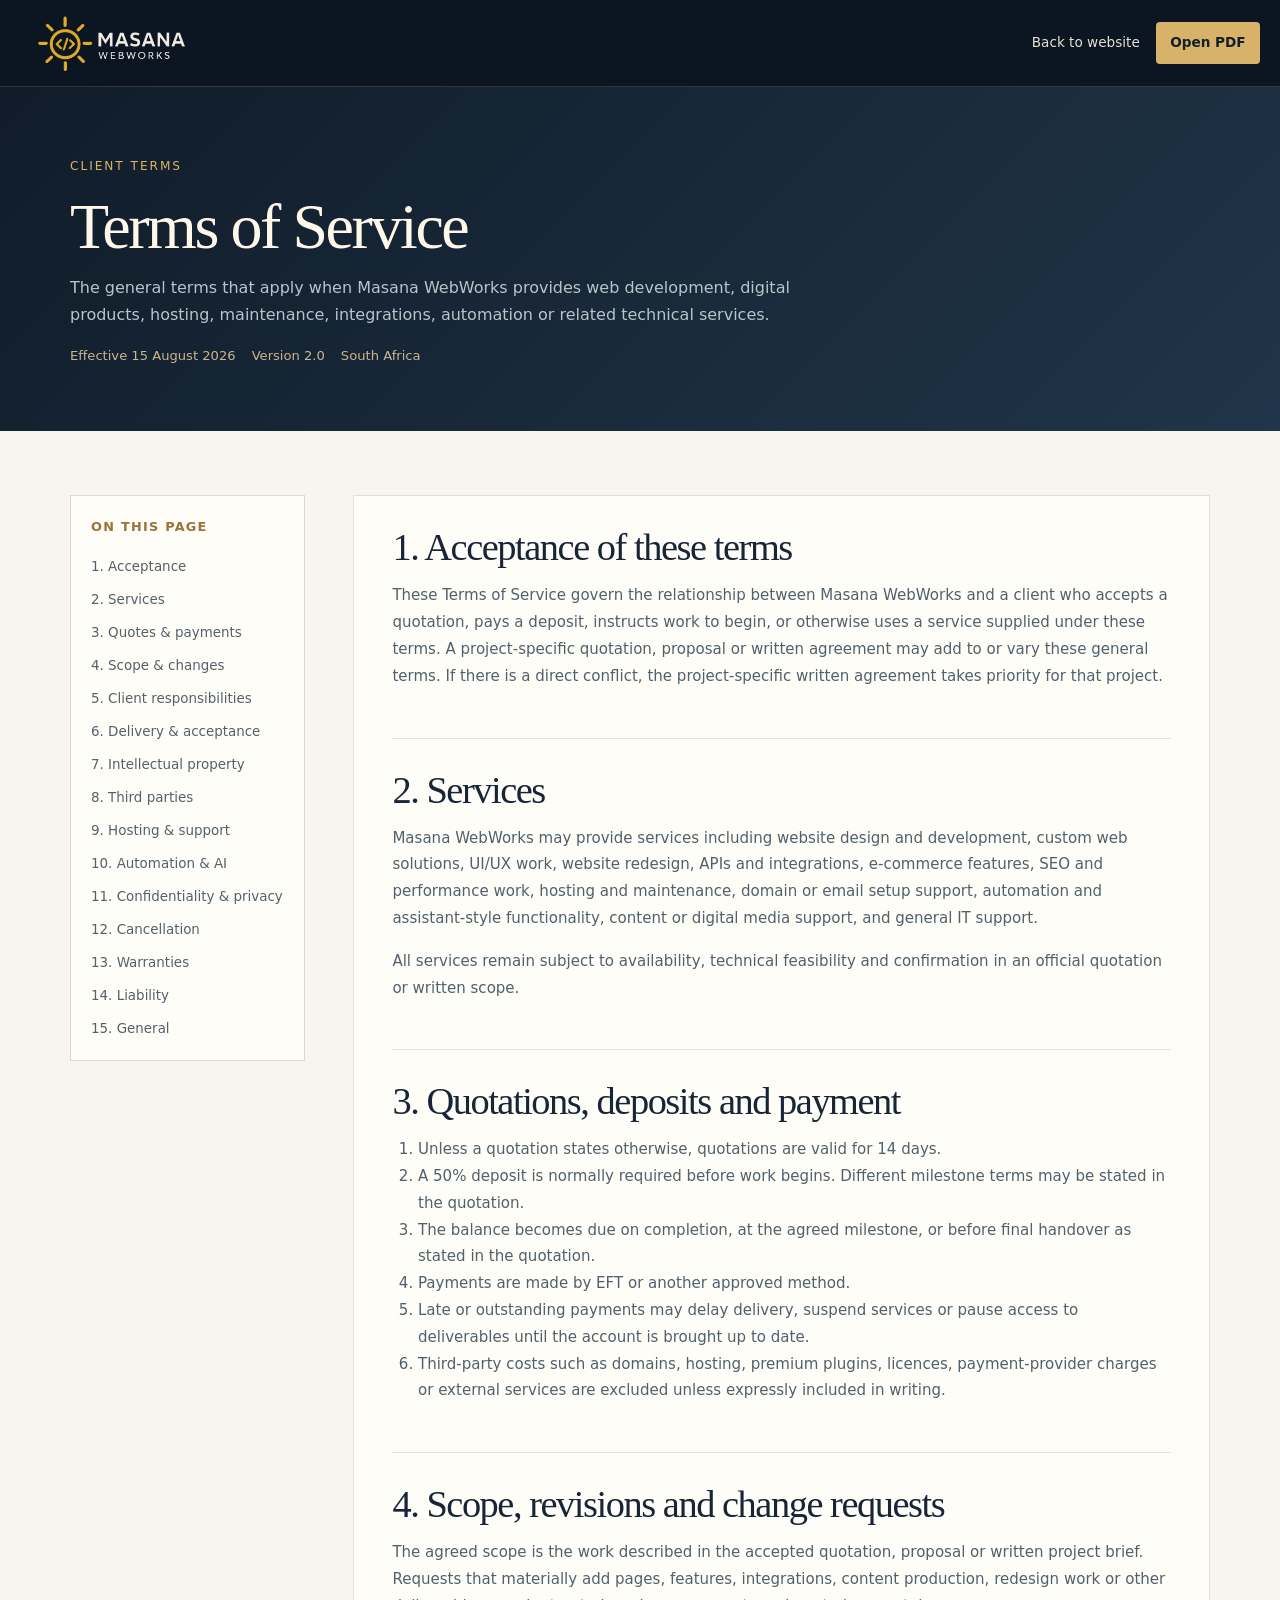
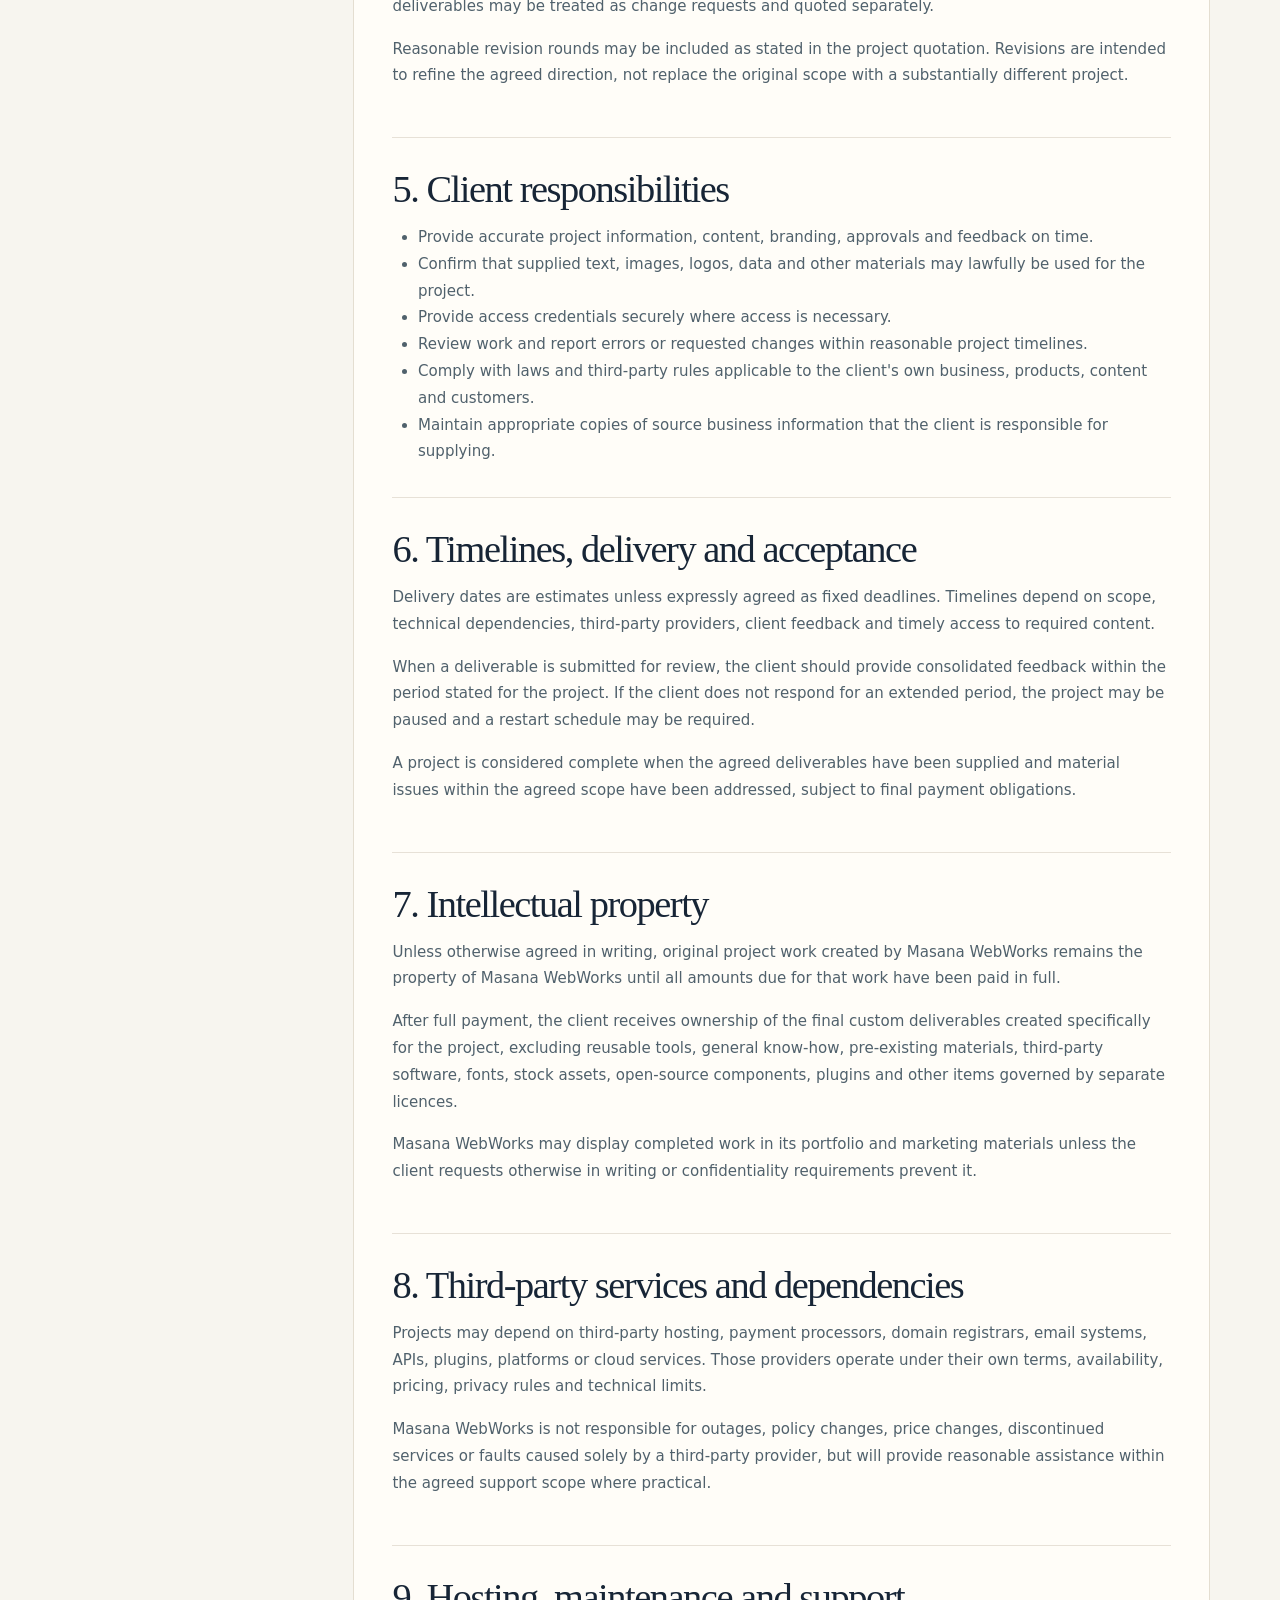
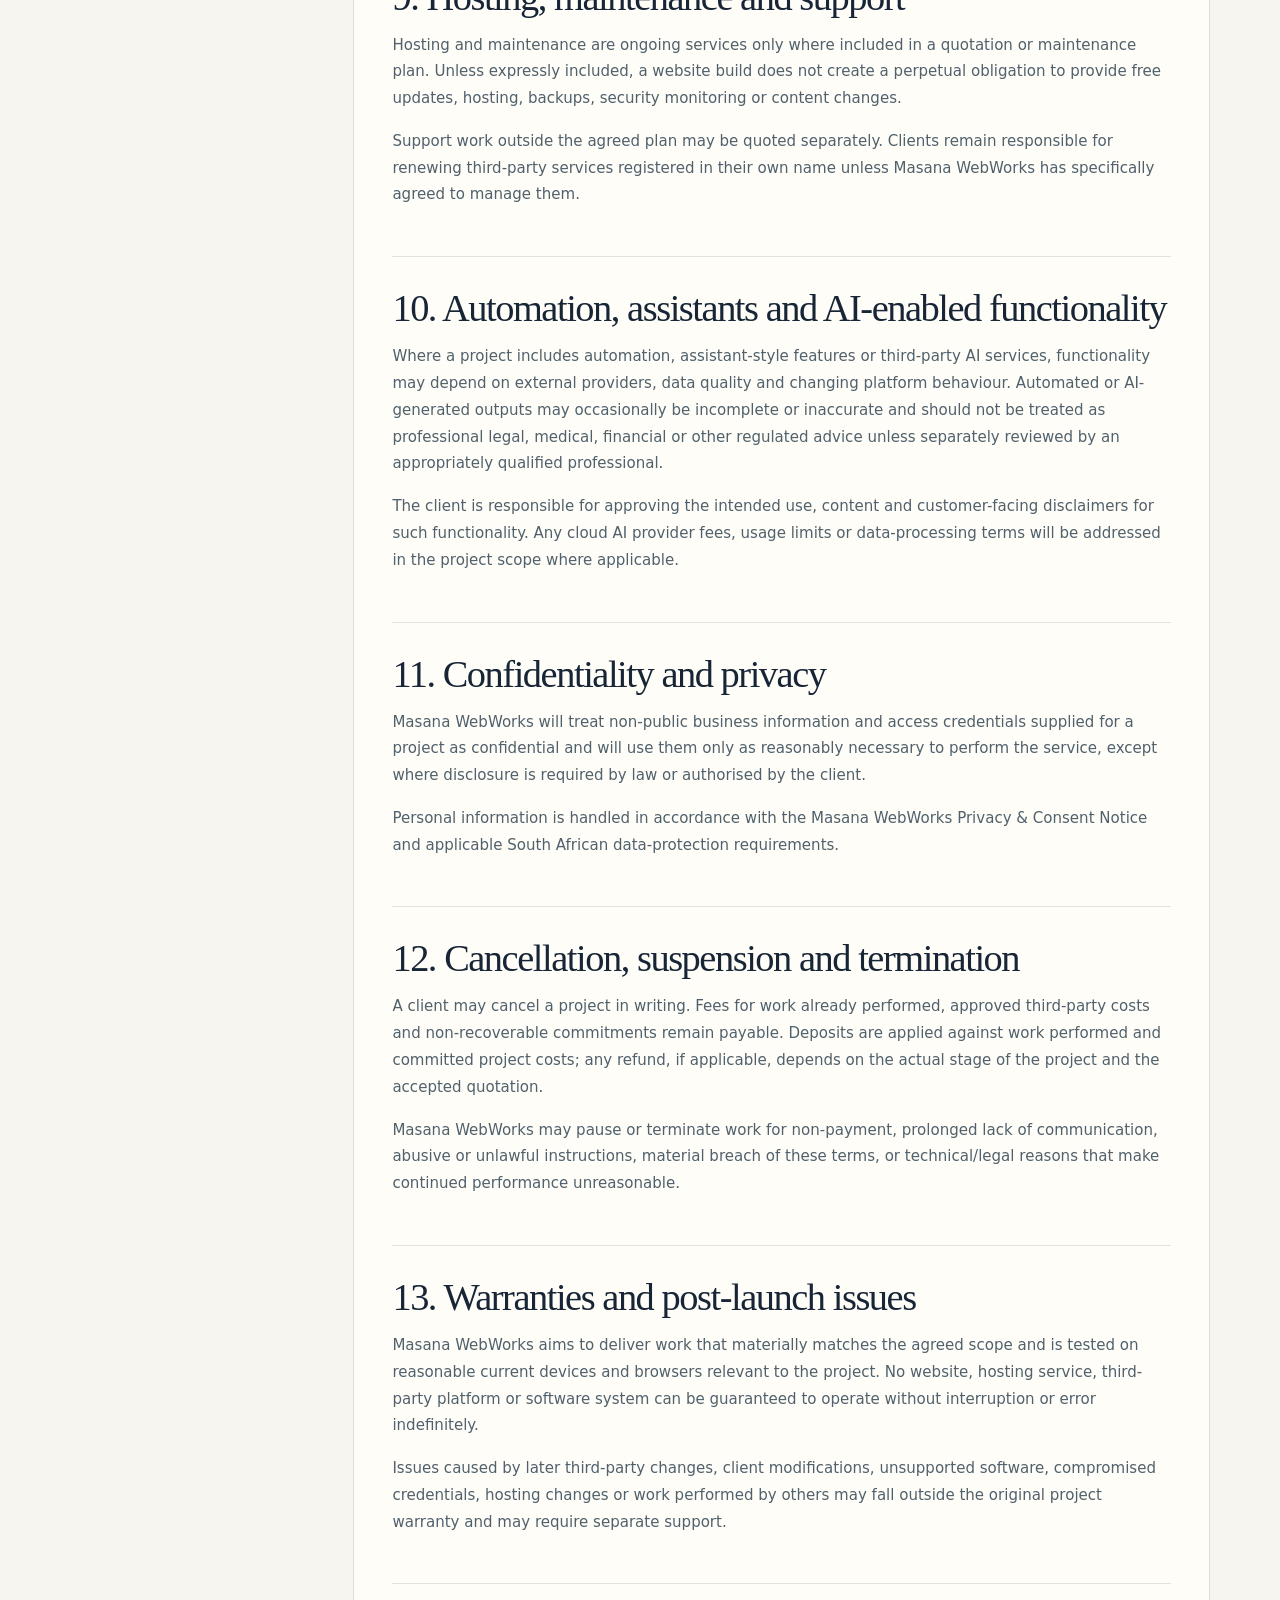
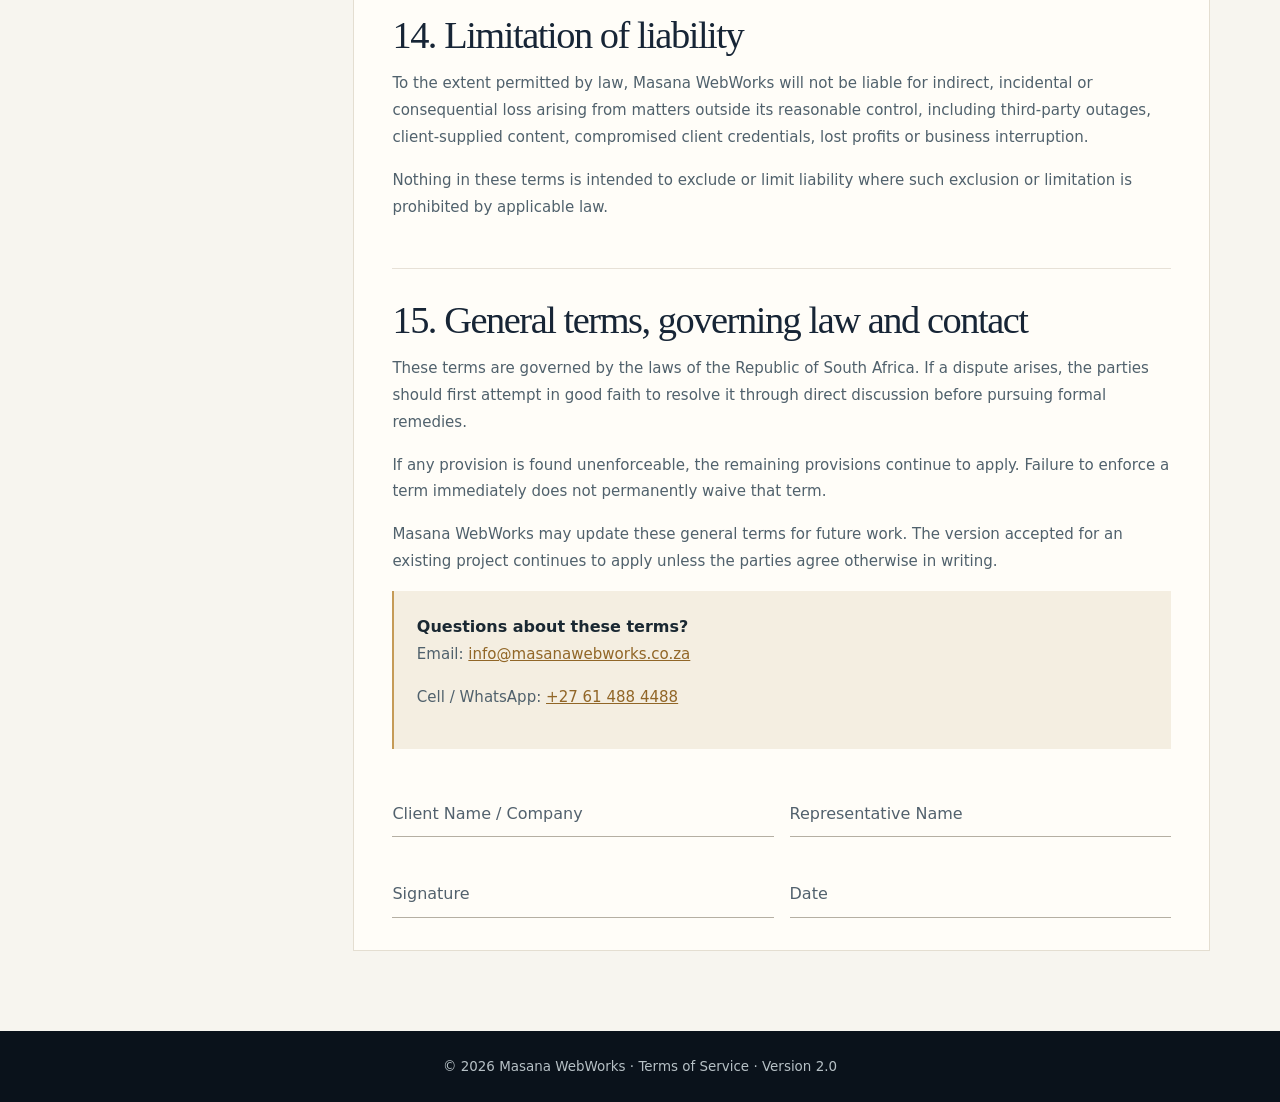
<file: terms.html>
<!DOCTYPE html>
<html lang="en-ZA">
<head>
  <meta charset="UTF-8"><meta name="viewport" content="width=device-width, initial-scale=1.0"><meta name="robots" content="index, follow">
  <meta name="description" content="Masana WebWorks Terms of Service covering quotations, payments, project scope, intellectual property, hosting, third-party services and support.">
  <link rel="icon" href="assets/favicon.png"><link rel="stylesheet" href="styles.css"><title>Terms of Service | Masana WebWorks</title>
</head>
<body class="legal-body">
  <header class="legal-header"><div class="legal-nav container-wide"><a href="index.html"><img src="assets/log1.png" alt="Masana WebWorks"></a><div class="legal-nav-links"><a class="legal-back" href="index.html">Back to website</a><a class="legal-download" href="legal/terms-of-service.pdf" target="_blank" rel="noopener">Open PDF</a></div></div></header>
  <section class="legal-hero"><div class="container"><span class="legal-eyebrow">Client terms</span><h1>Terms of Service</h1><p>The general terms that apply when Masana WebWorks provides web development, digital products, hosting, maintenance, integrations, automation or related technical services.</p><div class="legal-meta"><span>Effective 15 August 2026</span><span>Version 2.0</span><span>South Africa</span></div></div></section>
  <main class="container legal-shell">
    <aside class="legal-toc"><strong>On this page</strong><a href="#acceptance">1. Acceptance</a><a href="#services">2. Services</a><a href="#quotes">3. Quotes & payments</a><a href="#scope">4. Scope & changes</a><a href="#client">5. Client responsibilities</a><a href="#delivery">6. Delivery & acceptance</a><a href="#ip">7. Intellectual property</a><a href="#thirdparty">8. Third parties</a><a href="#hosting">9. Hosting & support</a><a href="#ai">10. Automation & AI</a><a href="#privacy">11. Confidentiality & privacy</a><a href="#cancel">12. Cancellation</a><a href="#warranty">13. Warranties</a><a href="#liability">14. Liability</a><a href="#law">15. General</a></aside>
    <article class="legal-content">
      <section id="acceptance"><h2>1. Acceptance of these terms</h2><p>These Terms of Service govern the relationship between Masana WebWorks and a client who accepts a quotation, pays a deposit, instructs work to begin, or otherwise uses a service supplied under these terms. A project-specific quotation, proposal or written agreement may add to or vary these general terms. If there is a direct conflict, the project-specific written agreement takes priority for that project.</p></section>
      <section id="services"><h2>2. Services</h2><p>Masana WebWorks may provide services including website design and development, custom web solutions, UI/UX work, website redesign, APIs and integrations, e-commerce features, SEO and performance work, hosting and maintenance, domain or email setup support, automation and assistant-style functionality, content or digital media support, and general IT support.</p><p>All services remain subject to availability, technical feasibility and confirmation in an official quotation or written scope.</p></section>
      <section id="quotes"><h2>3. Quotations, deposits and payment</h2><ol><li>Unless a quotation states otherwise, quotations are valid for 14 days.</li><li>A 50% deposit is normally required before work begins. Different milestone terms may be stated in the quotation.</li><li>The balance becomes due on completion, at the agreed milestone, or before final handover as stated in the quotation.</li><li>Payments are made by EFT or another approved method.</li><li>Late or outstanding payments may delay delivery, suspend services or pause access to deliverables until the account is brought up to date.</li><li>Third-party costs such as domains, hosting, premium plugins, licences, payment-provider charges or external services are excluded unless expressly included in writing.</li></ol></section>
      <section id="scope"><h2>4. Scope, revisions and change requests</h2><p>The agreed scope is the work described in the accepted quotation, proposal or written project brief. Requests that materially add pages, features, integrations, content production, redesign work or other deliverables may be treated as change requests and quoted separately.</p><p>Reasonable revision rounds may be included as stated in the project quotation. Revisions are intended to refine the agreed direction, not replace the original scope with a substantially different project.</p></section>
      <section id="client"><h2>5. Client responsibilities</h2><ul><li>Provide accurate project information, content, branding, approvals and feedback on time.</li><li>Confirm that supplied text, images, logos, data and other materials may lawfully be used for the project.</li><li>Provide access credentials securely where access is necessary.</li><li>Review work and report errors or requested changes within reasonable project timelines.</li><li>Comply with laws and third-party rules applicable to the client's own business, products, content and customers.</li><li>Maintain appropriate copies of source business information that the client is responsible for supplying.</li></ul></section>
      <section id="delivery"><h2>6. Timelines, delivery and acceptance</h2><p>Delivery dates are estimates unless expressly agreed as fixed deadlines. Timelines depend on scope, technical dependencies, third-party providers, client feedback and timely access to required content.</p><p>When a deliverable is submitted for review, the client should provide consolidated feedback within the period stated for the project. If the client does not respond for an extended period, the project may be paused and a restart schedule may be required.</p><p>A project is considered complete when the agreed deliverables have been supplied and material issues within the agreed scope have been addressed, subject to final payment obligations.</p></section>
      <section id="ip"><h2>7. Intellectual property</h2><p>Unless otherwise agreed in writing, original project work created by Masana WebWorks remains the property of Masana WebWorks until all amounts due for that work have been paid in full.</p><p>After full payment, the client receives ownership of the final custom deliverables created specifically for the project, excluding reusable tools, general know-how, pre-existing materials, third-party software, fonts, stock assets, open-source components, plugins and other items governed by separate licences.</p><p>Masana WebWorks may display completed work in its portfolio and marketing materials unless the client requests otherwise in writing or confidentiality requirements prevent it.</p></section>
      <section id="thirdparty"><h2>8. Third-party services and dependencies</h2><p>Projects may depend on third-party hosting, payment processors, domain registrars, email systems, APIs, plugins, platforms or cloud services. Those providers operate under their own terms, availability, pricing, privacy rules and technical limits.</p><p>Masana WebWorks is not responsible for outages, policy changes, price changes, discontinued services or faults caused solely by a third-party provider, but will provide reasonable assistance within the agreed support scope where practical.</p></section>
      <section id="hosting"><h2>9. Hosting, maintenance and support</h2><p>Hosting and maintenance are ongoing services only where included in a quotation or maintenance plan. Unless expressly included, a website build does not create a perpetual obligation to provide free updates, hosting, backups, security monitoring or content changes.</p><p>Support work outside the agreed plan may be quoted separately. Clients remain responsible for renewing third-party services registered in their own name unless Masana WebWorks has specifically agreed to manage them.</p></section>
      <section id="ai"><h2>10. Automation, assistants and AI-enabled functionality</h2><p>Where a project includes automation, assistant-style features or third-party AI services, functionality may depend on external providers, data quality and changing platform behaviour. Automated or AI-generated outputs may occasionally be incomplete or inaccurate and should not be treated as professional legal, medical, financial or other regulated advice unless separately reviewed by an appropriately qualified professional.</p><p>The client is responsible for approving the intended use, content and customer-facing disclaimers for such functionality. Any cloud AI provider fees, usage limits or data-processing terms will be addressed in the project scope where applicable.</p></section>
      <section id="privacy"><h2>11. Confidentiality and privacy</h2><p>Masana WebWorks will treat non-public business information and access credentials supplied for a project as confidential and will use them only as reasonably necessary to perform the service, except where disclosure is required by law or authorised by the client.</p><p>Personal information is handled in accordance with the Masana WebWorks Privacy & Consent Notice and applicable South African data-protection requirements.</p></section>
      <section id="cancel"><h2>12. Cancellation, suspension and termination</h2><p>A client may cancel a project in writing. Fees for work already performed, approved third-party costs and non-recoverable commitments remain payable. Deposits are applied against work performed and committed project costs; any refund, if applicable, depends on the actual stage of the project and the accepted quotation.</p><p>Masana WebWorks may pause or terminate work for non-payment, prolonged lack of communication, abusive or unlawful instructions, material breach of these terms, or technical/legal reasons that make continued performance unreasonable.</p></section>
      <section id="warranty"><h2>13. Warranties and post-launch issues</h2><p>Masana WebWorks aims to deliver work that materially matches the agreed scope and is tested on reasonable current devices and browsers relevant to the project. No website, hosting service, third-party platform or software system can be guaranteed to operate without interruption or error indefinitely.</p><p>Issues caused by later third-party changes, client modifications, unsupported software, compromised credentials, hosting changes or work performed by others may fall outside the original project warranty and may require separate support.</p></section>
      <section id="liability"><h2>14. Limitation of liability</h2><p>To the extent permitted by law, Masana WebWorks will not be liable for indirect, incidental or consequential loss arising from matters outside its reasonable control, including third-party outages, client-supplied content, compromised client credentials, lost profits or business interruption.</p><p>Nothing in these terms is intended to exclude or limit liability where such exclusion or limitation is prohibited by applicable law.</p></section>
      <section id="law"><h2>15. General terms, governing law and contact</h2><p>These terms are governed by the laws of the Republic of South Africa. If a dispute arises, the parties should first attempt in good faith to resolve it through direct discussion before pursuing formal remedies.</p><p>If any provision is found unenforceable, the remaining provisions continue to apply. Failure to enforce a term immediately does not permanently waive that term.</p><p>Masana WebWorks may update these general terms for future work. The version accepted for an existing project continues to apply unless the parties agree otherwise in writing.</p><div class="legal-contact-card"><strong>Questions about these terms?</strong><p>Email: <a href="mailto:www.vukosi394@gmail.com">info@masanawebworks.co.za</a></p><p>Cell / WhatsApp: <a href="tel:+27614884488">+27 61 488 4488</a></p></div><div class="signature-grid"><div class="signature-field">Client Name / Company</div><div class="signature-field">Representative Name</div><div class="signature-field">Signature</div><div class="signature-field">Date</div></div></section>
    </article>
  </main>
  <footer class="legal-footer">&copy; 2026 Masana WebWorks · Terms of Service · Version 2.0</footer>
</body>
</html>
</file>
<file: styles.css>
:root {
  --bg: #faf6ee;
  --surface: #ffffff;
  --surface-soft: #f4efe4;
  --line: rgba(16, 24, 32, 0.1);
  --line-strong: rgba(16, 24, 32, 0.16);
  --text: #1a2330;
  --muted: #5a6675;
  --heading: #101820;
  --accent: #f2b233;
  --accent-strong: #dd980b;
  --accent-soft: rgba(242, 178, 51, 0.13);
  --deep: #0f1720;
  --deep-soft: #162231;
  --success: #127c56;
  --danger: #c03f32;
  --shadow-lg: 0 24px 70px rgba(15, 23, 32, 0.12);
  --shadow-md: 0 14px 36px rgba(15, 23, 32, 0.08);
  --radius-xl: 30px;
  --radius-lg: 22px;
  --radius-md: 18px;
  --radius-sm: 14px;
  --container: min(1140px, calc(100% - 2rem));
  --container-wide: min(1240px, calc(100% - 2rem));
}

* { box-sizing: border-box; }
html { scroll-behavior: smooth; }
body {
  margin: 0;
  font-family: "Inter", system-ui, sans-serif;
  color: var(--text);
  background:
    radial-gradient(circle at top left, rgba(242, 178, 51, 0.14), transparent 28%),
    linear-gradient(180deg, #fffdf8 0%, var(--bg) 100%);
  line-height: 1.65;
}
img { max-width: 100%; display: block; }
a { color: inherit; text-decoration: none; }
button, input, select, textarea { font: inherit; }
input, select, textarea { width: 100%; }

.container { width: var(--container); margin-inline: auto; }
.container-wide { width: var(--container-wide); margin-inline: auto; }
.section { padding: 5.5rem 0; }
.kicker, .eyebrow {
  display: inline-flex;
  align-items: center;
  gap: .45rem;
  padding: .42rem .82rem;
  border-radius: 999px;
  border: 1px solid rgba(242, 178, 51, 0.35);
  background: rgba(242, 178, 51, 0.12);
  color: #9b6900;
  font-size: .84rem;
  font-weight: 700;
  letter-spacing: .03em;
  text-transform: uppercase;
}
.kicker-light {
  color: #f4c555;
  border-color: rgba(255,255,255,.16);
  background: rgba(255,255,255,.08);
}
h1, h2, h3 {
  margin: 0 0 .9rem;
  font-family: "Manrope", "Inter", sans-serif;
  color: var(--heading);
  letter-spacing: -.03em;
  line-height: 1.08;
}
h1 { font-size: clamp(2.7rem, 6vw, 4.75rem); }
h2 { font-size: clamp(2rem, 4vw, 3rem); }
h3 { font-size: 1.22rem; }
p { margin: 0 0 1rem; color: var(--muted); }
ul { margin: 0; padding: 0; list-style: none; }

.skip-link {
  position: absolute;
  left: 1rem;
  top: -4rem;
  background: var(--deep);
  color: #fff;
  padding: .75rem 1rem;
  border-radius: 12px;
  z-index: 2000;
}
.skip-link:focus { top: 1rem; }

.site-header {
  position: sticky;
  top: 0;
  z-index: 1000;
  backdrop-filter: blur(16px);
  background: rgba(255, 252, 246, 0.8);
  border-bottom: 1px solid rgba(15, 23, 32, 0.06);
}
.site-header.scrolled { box-shadow: 0 10px 30px rgba(15,23,32,.05); }
.nav-wrap {
  display: flex;
  align-items: center;
  justify-content: space-between;
  gap: 1rem;
  min-height: 84px;
}
.brand img { width: min(280px, 56vw); height: auto; }
.primary-nav {
  display: flex;
  align-items: center;
  gap: .4rem;
}
.nav-link, .nav-cta {
  padding: .78rem .96rem;
  border-radius: 999px;
  font-weight: 600;
  color: #334155;
  transition: .2s ease;
}
.nav-link:hover, .nav-link.active {
  background: rgba(16, 24, 32, 0.06);
  color: var(--heading);
}
.nav-cta {
  background: var(--deep);
  color: #fff;
  padding-inline: 1.1rem;
}
.nav-cta:hover { background: #1c2838; }
.menu-toggle {
  display: none;
  width: 50px;
  height: 50px;
  border: 1px solid var(--line);
  border-radius: 14px;
  background: #fff;
  padding: 0;
}
.menu-toggle span {
  display: block;
  width: 22px;
  height: 2px;
  border-radius: 99px;
  background: var(--deep);
  margin: 5px auto;
  transition: .2s ease;
}
.menu-toggle.is-open span:nth-child(1) { transform: translateY(7px) rotate(45deg); }
.menu-toggle.is-open span:nth-child(2) { opacity: 0; }
.menu-toggle.is-open span:nth-child(3) { transform: translateY(-7px) rotate(-45deg); }

.hero {
  padding: 3rem 0 1.5rem;
}
.hero-grid {
  display: grid;
  grid-template-columns: 1.05fr .95fr;
  align-items: center;
  gap: 2rem;
}
.hero-copy { padding: 2rem 0; }
.hero-lead { font-size: 1.08rem; max-width: 60ch; }
.hero-actions {
  display: flex;
  flex-wrap: wrap;
  gap: .9rem;
  margin: 2rem 0;
}
.btn {
  display: inline-flex;
  align-items: center;
  justify-content: center;
  gap: .6rem;
  border: 0;
  border-radius: 999px;
  padding: 1rem 1.28rem;
  font-weight: 700;
  cursor: pointer;
  transition: transform .2s ease, box-shadow .2s ease, background .2s ease;
}
.btn:hover { transform: translateY(-2px); }
.btn-primary {
  background: linear-gradient(135deg, var(--accent), var(--accent-strong));
  color: #1b1407;
  box-shadow: 0 12px 30px rgba(221, 152, 11, 0.25);
}
.btn-secondary {
  background: #fff;
  color: var(--heading);
  border: 1px solid var(--line-strong);
}
.hero-metrics {
  display: grid;
  grid-template-columns: repeat(3, minmax(0, 1fr));
  gap: 1rem;
}
.hero-metrics article {
  padding: 1rem 1rem 1.05rem;
  background: rgba(255,255,255,.74);
  border: 1px solid rgba(15,23,32,.08);
  border-radius: var(--radius-md);
  box-shadow: var(--shadow-md);
}
.hero-metrics strong {
  display: block;
  font-size: 1rem;
  color: var(--heading);
  margin-bottom: .35rem;
}
.hero-metrics span { color: var(--muted); font-size: .94rem; }
.hero-visual-shell {
  position: relative;
  padding: clamp(1.2rem, 3vw, 2rem);
  background: linear-gradient(180deg, rgba(255,255,255,.88), rgba(255,255,255,.72));
  border: 1px solid rgba(15, 23, 32, 0.08);
  border-radius: 36px;
  box-shadow: var(--shadow-lg);
}
.hero-visual-shell::before {
  content: "";
  position: absolute;
  inset: auto 8% -10% 8%;
  height: 26%;
  background: radial-gradient(circle, rgba(242,178,51,.28) 0%, rgba(242,178,51,0) 70%);
  filter: blur(18px);
  z-index: 0;
}
.hero-visual-shell img {
  position: relative;
  z-index: 1;
  width: 100%;
  height: auto;
}
.trust-strip {
  display: grid;
  grid-template-columns: .9fr 1.1fr;
  align-items: center;
  gap: 1.4rem;
  margin-top: 2rem;
  padding: 1.2rem 1.25rem;
  background: rgba(255,255,255,.76);
  border: 1px solid rgba(15,23,32,.07);
  border-radius: 28px;
}
.trust-copy p { margin: .5rem 0 0; }
.logo-row {
  display: grid;
  grid-template-columns: repeat(2, minmax(0, 1fr));
  gap: 1rem;
}
.client-logo-card {
  min-height: 118px;
  display: flex;
  align-items: center;
  justify-content: center;
  padding: 1rem;
  border-radius: 22px;
  border: 1px solid rgba(15,23,32,.08);
  background: linear-gradient(180deg, #fff, #fbf8f1);
}
.client-logo-card img {
  max-height: 72px;
  width: auto;
  object-fit: contain;
}

.intro-grid,
.skills-layout,
.faq-layout,
.contact-grid {
  display: grid;
  gap: 1.5rem;
}
.intro-grid { gap: 1.8rem; }
.intro-cards {
  display: grid;
  grid-template-columns: repeat(3, minmax(0,1fr));
  gap: 1rem;
}
.intro-cards article,
.service-card,
.capability-grid article,
.process-card,
.price-card,
.testimonial-card,
.contact-form,
.faq-list details {
  background: rgba(255,255,255,.85);
  border: 1px solid rgba(15,23,32,.08);
  border-radius: var(--radius-lg);
  box-shadow: var(--shadow-md);
}
.intro-cards article {
  padding: 1.3rem;
}
.intro-cards i,
.service-icon,
.process-card span {
  width: 3rem;
  height: 3rem;
  display: inline-grid;
  place-items: center;
  border-radius: 16px;
  background: var(--accent-soft);
  color: #9b6900;
}

.section-heading {
  max-width: 760px;
  margin-bottom: 2rem;
}
.service-grid,
.project-grid,
.process-grid,
.pricing-grid,
.testimonial-grid {
  display: grid;
  grid-template-columns: repeat(2, minmax(0, 1fr));
  gap: 1.2rem;
}
.service-grid { grid-template-columns: repeat(3, minmax(0, 1fr)); }
.service-card {
  padding: 1.4rem;
  transition: transform .2s ease, box-shadow .2s ease;
}
.service-card:hover,
.project-card:hover,
.price-card:hover,
.testimonial-card:hover,
.process-card:hover,
.capability-grid article:hover { transform: translateY(-4px); }
.service-icon { margin-bottom: 1rem; }

.skills-layout { grid-template-columns: 1fr 1fr; align-items: start; }
.skills-list {
  display: grid;
  gap: .8rem;
  margin-top: 1.35rem;
}
.skills-list li {
  display: flex;
  gap: .8rem;
  align-items: flex-start;
  padding: .85rem 1rem;
  border: 1px solid rgba(15,23,32,.07);
  border-radius: 16px;
  background: rgba(255,255,255,.68);
}
.skills-list i { color: #aa7701; margin-top: .15rem; }
.capability-grid {
  display: grid;
  grid-template-columns: repeat(2, minmax(0, 1fr));
  gap: 1rem;
}
.capability-grid article { padding: 1.4rem; }
.capability-grid span {
  display: inline-block;
  color: #9b6900;
  font-weight: 800;
  margin-bottom: .8rem;
}

.project-card {
  display: grid;
  grid-template-rows: auto 1fr;
  overflow: hidden;
  background: rgba(255,255,255,.84);
  border: 1px solid rgba(15,23,32,.08);
  border-radius: var(--radius-xl);
  box-shadow: var(--shadow-md);
}
.project-body { padding: 1.45rem; }
.project-branding {
  display: flex;
  align-items: center;
  gap: .8rem;
  margin-bottom: 1rem;
}
.project-branding img,
.testimonial-client img {
  width: 52px;
  height: 52px;
  object-fit: contain;
  padding: .3rem;
  border-radius: 14px;
  background: #fff;
  border: 1px solid rgba(15,23,32,.08);
}
.project-branding span {
  color: #8a6a1a;
  font-weight: 700;
  font-size: .92rem;
}
.project-body ul { display: grid; gap: .45rem; margin-top: 1rem; }
.project-body li::before,
.price-card li::before {
  content: "•";
  color: var(--accent-strong);
  margin-right: .55rem;
}

.process-card,
.price-card,
.testimonial-card {
  padding: 1.45rem;
}
.process-card span {
  font-weight: 800;
  margin-bottom: 1rem;
}
.pricing-grid { grid-template-columns: repeat(4, minmax(0, 1fr)); }
.price-card {
  display: flex;
  flex-direction: column;
  gap: .95rem;
}
.package-label {
  display: inline-flex;
  width: fit-content;
  padding: .4rem .75rem;
  border-radius: 999px;
  background: rgba(15,23,32,.06);
  color: var(--heading);
  font-weight: 700;
  font-size: .88rem;
}
.price-card h3 { font-size: 2rem; margin-bottom: 0; }
.price-card ul { display: grid; gap: .52rem; flex: 1; }
.price-card.featured {
  background: linear-gradient(180deg, #1b2431, #101820);
  color: rgba(255,255,255,.92);
  border-color: rgba(255,255,255,.08);
}
.price-card.featured h3,
.price-card.featured h3 + p,
.price-card.featured li,
.price-card.featured .package-label { color: inherit; }
.price-card.featured .package-label { background: rgba(255,255,255,.12); }

.testimonial-grid { grid-template-columns: repeat(2, minmax(0, 1fr)); }
.testimonial-client {
  display: flex;
  align-items: center;
  gap: .8rem;
  margin-top: 1rem;
}
.testimonial-client strong { display: block; }
.testimonial-client span { color: var(--muted); font-size: .95rem; }

.faq-layout { grid-template-columns: .95fr 1.05fr; align-items: start; }
.faq-copy p { margin-bottom: 1.2rem; }
.text-link {
  border: 0;
  background: none;
  padding: 0;
  color: var(--heading);
  font-weight: 700;
  cursor: pointer;
}
.faq-list { display: grid; gap: 1rem; }
.faq-list details { padding: 0; overflow: hidden; }
.faq-list summary {
  list-style: none;
  cursor: pointer;
  padding: 1.2rem 1.25rem;
  display: flex;
  align-items: center;
  justify-content: space-between;
  gap: 1rem;
  font-weight: 700;
  color: var(--heading);
}
.faq-list summary::-webkit-details-marker { display: none; }
.faq-list details p {
  padding: 0 1.25rem 1.25rem;
  margin: 0;
}
.faq-list details[open] summary i { transform: rotate(45deg); }
.faq-list summary i { transition: .2s ease; }

.contact-section {
  background: linear-gradient(180deg, #111a25 0%, #172332 100%);
}
.contact-grid { grid-template-columns: .9fr 1.1fr; align-items: start; }
.contact-copy h2, .contact-copy p, .contact-copy span, .contact-copy strong { color: #fff; }
.contact-copy p { color: rgba(255,255,255,.76); }
.contact-direct {
  display: grid;
  gap: 1rem;
  margin-top: 1.6rem;
}
.contact-direct a {
  display: flex;
  align-items: center;
  gap: 1rem;
  padding: 1rem 1.1rem;
  border: 1px solid rgba(255,255,255,.12);
  border-radius: 18px;
  background: rgba(255,255,255,.06);
}
.contact-direct i {
  width: 2.9rem;
  height: 2.9rem;
  display: grid;
  place-items: center;
  border-radius: 14px;
  background: rgba(242,178,51,.16);
  color: #f5bf4f;
}
.contact-form {
  padding: 1.4rem;
  background: rgba(255,255,255,.96);
}
.form-row {
  display: grid;
  grid-template-columns: repeat(2, minmax(0, 1fr));
  gap: .95rem;
}
.contact-form label {
  display: grid;
  gap: .5rem;
  font-weight: 600;
  color: var(--heading);
  margin-bottom: 1rem;
}
.contact-form input:not([type="checkbox"]),
.contact-form select,
.contact-form textarea {
  border: 1px solid rgba(15,23,32,.12);
  border-radius: 16px;
  background: #fff;
  padding: .95rem 1rem;
  color: var(--heading);
}
.contact-form input:focus,
.contact-form select:focus,
.contact-form textarea:focus,
.chat-input-row input:focus {
  outline: 3px solid rgba(242,178,51,.2);
  border-color: rgba(221,152,11,.45);
}
.consent-check {
  display: flex !important;
  gap: .75rem;
  align-items: flex-start;
  font-weight: 500 !important;
}
.consent-check input {
  width: 1.1rem;
  height: 1.1rem;
  margin-top: .28rem;
}
.consent-check a { color: #8d6504; text-decoration: underline; }
.form-note { font-size: .95rem; color: var(--muted); margin-top: .75rem; }
.form-note.success { color: var(--success); }
.form-note.error { color: var(--danger); }

.site-footer {
  padding: 1.4rem 0 2rem;
  background: #0b1219;
  color: rgba(255,255,255,.78);
}
.footer-grid {
  display: grid;
  grid-template-columns: 1.4fr repeat(3, 1fr);
  gap: 1.25rem;
  padding: 1.8rem 0;
}
.footer-brand img { width: min(260px, 70%); margin-bottom: .85rem; }
.site-footer h3 { color: #fff; font-size: 1rem; margin-bottom: .75rem; }
.site-footer a, .site-footer span { display: block; margin-bottom: .55rem; }
.footer-bottom {
  padding-top: 1rem;
  border-top: 1px solid rgba(255,255,255,.08);
  display: flex;
  justify-content: space-between;
  gap: 1rem;
  flex-wrap: wrap;
}

.back-to-top {
  position: fixed;
  right: 1.2rem;
  bottom: 1.2rem;
  width: 48px;
  height: 48px;
  display: grid;
  place-items: center;
  border: 0;
  border-radius: 16px;
  background: #fff;
  color: var(--deep);
  box-shadow: var(--shadow-md);
  cursor: pointer;
  opacity: 0;
  visibility: hidden;
  transform: translateY(12px);
  transition: .25s ease;
  z-index: 95;
}
.back-to-top.visible { opacity: 1; visibility: visible; transform: translateY(0); }

.chatbot {
  position: fixed;
  right: 1.2rem;
  bottom: 4.8rem;
  z-index: 99;
}
.chat-launcher {
  display: inline-flex;
  align-items: center;
  gap: .65rem;
  border: 0;
  border-radius: 999px;
  padding: .95rem 1.15rem;
  background: var(--deep);
  color: #fff;
  box-shadow: 0 18px 42px rgba(15,23,32,.28);
  cursor: pointer;
}
.chat-panel {
  width: min(380px, calc(100vw - 1.5rem));
  margin-top: .9rem;
  margin-left: auto;
  background: rgba(255,255,255,.98);
  border: 1px solid rgba(15,23,32,.08);
  border-radius: 26px;
  overflow: hidden;
  box-shadow: 0 20px 60px rgba(15,23,32,.22);
}
.chat-header {
  display: flex;
  align-items: center;
  gap: .8rem;
  padding: 1rem 1rem .85rem;
  background: linear-gradient(135deg, #162231, #111a25);
  color: #fff;
}
.chat-avatar {
  width: 48px;
  height: 48px;
  border-radius: 14px;
  background: rgba(255,255,255,.08);
  border: 1px solid rgba(255,255,255,.08);
  display: grid;
  place-items: center;
  overflow: hidden;
}
.chat-avatar img {
  width: 34px;
  height: 34px;
  object-fit: contain;
  filter: drop-shadow(0 3px 8px rgba(0,0,0,.18));
}
.chat-header strong { display: block; }
.chat-header span { color: rgba(255,255,255,.74); font-size: .9rem; }
.chat-close {
  margin-left: auto;
  border: 0;
  background: rgba(255,255,255,.1);
  color: #fff;
  width: 34px;
  height: 34px;
  border-radius: 12px;
  cursor: pointer;
}
.chat-notice {
  padding: .85rem 1rem;
  border-bottom: 1px solid rgba(15,23,32,.07);
  color: var(--muted);
  font-size: .92rem;
}
.chat-messages {
  max-height: 300px;
  overflow: auto;
  padding: 1rem;
  display: grid;
  gap: .8rem;
  background: #fffdf9;
}
.chat-message {
  max-width: 88%;
  padding: .82rem .95rem;
  border-radius: 18px;
  font-size: .95rem;
}
.chat-message.bot {
  background: #f3efe6;
  color: var(--text);
  border-top-left-radius: 6px;
}
.chat-message.user {
  margin-left: auto;
  background: #142131;
  color: #fff;
  border-top-right-radius: 6px;
}
.chat-message.typing {
  width: fit-content;
  display: flex;
  gap: .28rem;
}
.chat-message.typing span {
  width: 7px;
  height: 7px;
  border-radius: 99px;
  background: #998869;
  animation: blink 1s infinite ease-in-out;
}
.chat-message.typing span:nth-child(2) { animation-delay: .15s; }
.chat-message.typing span:nth-child(3) { animation-delay: .3s; }
.quick-replies {
  display: flex;
  flex-wrap: wrap;
  gap: .55rem;
  padding: 0 1rem 1rem;
}
.quick-replies button {
  border: 1px solid rgba(15,23,32,.09);
  background: #fff;
  color: var(--heading);
  border-radius: 999px;
  padding: .6rem .8rem;
  cursor: pointer;
}
.chat-input-row {
  display: grid;
  grid-template-columns: 1fr auto;
  gap: .65rem;
  padding: 0 1rem 1rem;
}
.chat-input-row input {
  border: 1px solid rgba(15,23,32,.12);
  border-radius: 999px;
  padding: .86rem 1rem;
  background: #fff;
}
.chat-input-row button {
  width: 46px;
  height: 46px;
  border: 0;
  border-radius: 50%;
  background: linear-gradient(135deg, var(--accent), var(--accent-strong));
  color: #241700;
  cursor: pointer;
}
.chat-footer {
  padding: 0 1rem 1rem;
  color: var(--muted);
  font-size: .92rem;
}
.chat-footer button {
  border: 0;
  background: none;
  color: var(--heading);
  font-weight: 700;
  cursor: pointer;
  padding: 0;
}
.chat-message a { color: #7d5c00; text-decoration: underline; }
.sr-only {
  position: absolute;
  width: 1px;
  height: 1px;
  margin: -1px;
  padding: 0;
  border: 0;
  overflow: hidden;
  clip: rect(0 0 0 0);
}

.reveal {
  opacity: 0;
  transform: translateY(28px);
  transition: opacity .6s ease, transform .6s ease;
}
.reveal.in-view {
  opacity: 1;
  transform: translateY(0);
}

@keyframes blink {
  0%, 80%, 100% { opacity: .35; transform: translateY(0); }
  40% { opacity: 1; transform: translateY(-2px); }
}

@media (max-width: 1100px) {
  .pricing-grid { grid-template-columns: repeat(2, minmax(0, 1fr)); }
  .service-grid { grid-template-columns: repeat(2, minmax(0, 1fr)); }
  .footer-grid { grid-template-columns: 1.3fr 1fr 1fr; }
  .footer-grid > :first-child { grid-column: 1 / -1; }
}

@media (max-width: 900px) {
  .menu-toggle { display: inline-block; }
  .primary-nav {
    position: absolute;
    top: calc(100% + .65rem);
    right: 1rem;
    width: min(380px, calc(100vw - 2rem));
    display: none;
    flex-direction: column;
    align-items: stretch;
    padding: .8rem;
    background: rgba(255,255,255,.98);
    border: 1px solid rgba(15,23,32,.09);
    border-radius: 24px;
    box-shadow: var(--shadow-lg);
  }
  .primary-nav.open { display: flex; }
  .nav-link, .nav-cta { width: 100%; }
  .hero-grid,
  .trust-strip,
  .skills-layout,
  .faq-layout,
  .contact-grid,
  .project-grid,
  .testimonial-grid,
  .footer-grid,
  .service-grid,
  .intro-cards,
  .process-grid {
    grid-template-columns: 1fr;
  }
  .hero-copy { order: 1; }
  .hero-visual { order: 2; }
  .hero-metrics,
  .logo-row,
  .capability-grid,
  .form-row,
  .pricing-grid { grid-template-columns: 1fr 1fr; }
}

@media (max-width: 640px) {
  .section { padding: 4.3rem 0; }
  h1 { font-size: clamp(2.25rem, 9vw, 3.15rem); }
  h2 { font-size: clamp(1.8rem, 8vw, 2.4rem); }
  .hero { padding-top: 1.8rem; }
  .hero-actions,
  .hero-metrics,
  .logo-row,
  .capability-grid,
  .form-row,
  .pricing-grid { grid-template-columns: 1fr; }
  .btn { width: 100%; }
  .chatbot { right: .75rem; bottom: 4.35rem; }
  .chat-launcher { padding: .88rem 1rem; }
  .back-to-top { right: .75rem; bottom: .75rem; }
  .footer-bottom { flex-direction: column; }
}
/* MASANA WEBWORKS — OBSIDIAN / CHAMPAGNE ATELIER
   Direction: editorial typography, quiet luxury, crisp usability. */
:root {
  --bg: #f7f5ef;
  --surface: #ffffff;
  --surface-soft: #f2efe7;
  --line: rgba(24, 33, 40, .11);
  --line-strong: rgba(24, 33, 40, .18);
  --text: #27333a;
  --muted: #647078;
  --heading: #15202a;
  --accent: #d9b269;
  --accent-strong: #b88b3a;
  --accent-soft: rgba(217,178,105,.12);
  --deep: #0c1622;
  --deep-soft: #142334;
  --shadow-lg: 0 26px 76px rgba(10,20,30,.1);
  --shadow-md: 0 14px 40px rgba(10,20,30,.055);
  --radius-xl: 12px;
  --radius-lg: 11px;
  --radius-md: 9px;
  --radius-sm: 8px;
}
html { scroll-padding-top: 110px; }
body { background: var(--bg); color: var(--text); line-height: 1.72; }
body, button, input, select, textarea { font-family: "Inter", system-ui, sans-serif; }
h1, h2 { font-family: "Cormorant Garamond", Georgia, "Times New Roman", serif; letter-spacing: -.038em; font-weight: 500; line-height: .99; }
h3 { font-family: "Manrope", "Inter", system-ui, sans-serif; font-weight: 700; letter-spacing: -.02em; line-height: 1.3; }
h1 { font-size: clamp(3.7rem, 6.2vw, 6.5rem); }
h2 { font-size: clamp(3.1rem, 4.6vw, 5rem); }
h1 em, h2 em { font-family: "Cormorant Garamond", Georgia, serif; font-weight: 400; font-style: italic; color: var(--accent-strong); }
p { color: var(--muted); }
.section { padding: clamp(5rem, 9vw, 8rem) 0; }
.kicker, .eyebrow {
  background: none;
  border: 0;
  padding: 0;
  border-radius: 0;
  color: #a47c3b;
  letter-spacing: .19em;
  text-transform: uppercase;
  font-size: .7rem;
  font-weight: 700;
}
.section-heading { max-width: 850px; margin-bottom: 2.65rem; }
.section-heading h2 { margin-top: 1.2rem; }
.section-heading p { max-width: 58ch; font-size: 1rem; }

/* Nav: original white Masana logo on deep navy; logo pixels are untouched. */
.site-header {
  background: rgba(12,22,34,.95);
  border-bottom: 1px solid rgba(217,178,105,.16);
  backdrop-filter: blur(16px);
}
.site-header.scrolled { box-shadow: 0 18px 38px rgba(0,0,0,.16); }
.nav-wrap { min-height: 92px; }
.brand img { width: min(245px, 49vw); }
.nav-link { color: rgba(255,255,255,.77); font-size: .79rem; letter-spacing: .015em; border-radius: 5px; padding: .78rem .76rem; }
.nav-link:hover, .nav-link.active { color: var(--accent); background: rgba(217,178,105,.07); }
.nav-cta { background: var(--accent); color: #12202e; padding: .83rem 1.05rem; border-radius: 5px; font-size: .77rem; letter-spacing: .03em; }
.nav-cta:hover { background: #e9c887; }

/* Dark, carefully composed first screen with the supplied developer illustration. */
.hero {
  position: relative;
  overflow: hidden;
  padding: clamp(4rem, 7vw, 7rem) 0 6.1rem;
  color: #fbf6e9;
  background:
    radial-gradient(ellipse at 83% 45%, rgba(67,102,124,.24), transparent 39%),
    radial-gradient(ellipse at 10% 0%, rgba(215,178,105,.07), transparent 37%),
    linear-gradient(140deg, #0c1622 0%, #101e2e 55%, #0b1520 100%);
}
.hero::before {
  content:"";
  position:absolute;
  width:52vw;
  height:52vw;
  min-width:450px;
  min-height:450px;
  top:9%;
  right:-18%;
  border-radius:50%;
  border:1px solid rgba(217,178,105,.12);
  box-shadow: 0 0 0 75px rgba(217,178,105,.018), 0 0 0 150px rgba(217,178,105,.01);
  pointer-events:none;
}
.hero::after {
  content:"";
  position:absolute;
  inset:0;
  pointer-events:none;
  opacity:.16;
  background-image: linear-gradient(to right, transparent 99.89%, rgba(217,178,105,.25) 99.95%);
  background-size: 13.33333% 100%;
}
.hero-grid { position:relative; z-index:1; grid-template-columns: 1.03fr .97fr; gap: 1.1rem; min-height: 605px; }
.hero-copy { padding: 1.5rem 0; }
.hero h1 { color: #f8f4eb; max-width: 680px; font-size: clamp(3.8rem,5.9vw,6.15rem); margin: 1.5rem 0 1.2rem; }
.hero h1 em { color: #e1bc76; display:inline; }
.hero .eyebrow { color:#d9bd8b; line-height:1.6; }
.eyebrow-line { display:inline-block; background:#d9b269; width:26px; height:1px; vertical-align:middle; margin-right:.55rem; }
.hero-lead { color: #adbac7; max-width: 52ch; line-height:1.83; font-size:1rem; }
.hero-actions { margin: 2rem 0 2.5rem; }
.btn { border-radius:5px; letter-spacing:.015em; padding:1rem 1.32rem; min-height: 52px; font-size:.86rem; transition:background .2s ease, transform .2s ease, box-shadow .2s ease; }
.btn-primary { background:#d9b269; background-image:none; box-shadow:none; color:#15202a; }
.btn-primary:hover { background:#edc985; box-shadow:0 10px 28px rgba(217,178,105,.16); }
.btn-secondary { background:transparent; border:1px solid rgba(255,255,255,.29); color: #f7f3eb; }
.btn-secondary:hover { background: rgba(255,255,255,.075); border-color: rgba(255,255,255,.55); }
.hero-metrics { border-top:1px solid rgba(217,178,105,.18); padding-top:1.4rem; gap:0; }
.hero-metrics article { background:transparent; border:0; border-radius:0; box-shadow:none; padding:.15rem 1.1rem .15rem 0; }
.hero-metrics article:not(:first-child) { border-left:1px solid rgba(255,255,255,.11); padding-left:1.1rem; }
.hero-metrics strong { font-size:.77rem; font-weight:700; color:#e3c388; letter-spacing:.03em; }
.hero-metrics span { font-size:.78rem; line-height:1.5; color:#95a4b2; }
.hero-visual { display:flex; align-items:center; justify-content:center; }
.hero-visual-shell {
  position:relative;
  width:100%;
  border-radius:260px 260px 14px 14px;
  padding: 2.1rem 0 .3rem;
  background: radial-gradient(circle at 52% 33%, rgba(105,137,162,.16) 0%, rgba(37,59,78,.14) 47%, transparent 72%);
  border:1px solid rgba(217,178,105,.1);
  box-shadow:none;
}
.hero-visual-shell::before { inset:auto 12% -2% 12%; height:12%; filter:blur(26px); background:rgba(217,178,105,.12); }
.hero-visual-shell img { margin-inline:auto; width:111%; max-width:none; transform:translateX(-5%); mask-image:linear-gradient(to bottom, black 0%, black 96%, transparent 100%); }

/* Client logos on a dedicated warm panel; no fake backing rectangles. */
.hero .trust-strip {
  position:relative;
  z-index:2;
  background: #faf7ef;
  border:1px solid rgba(217,178,105,.25);
  border-radius:7px;
  color:#1e2c39;
  box-shadow:0 30px 70px rgba(0,0,0,.16);
  padding:1.4rem clamp(1.5rem,3vw,3rem);
  margin-top:3rem;
  grid-template-columns:1.1fr 1fr;
}
.trust-copy { padding: .4rem 2.1rem .4rem 0; }
.trust-copy .kicker { color:#96703a; }
.trust-copy p { color:#647078; max-width:47ch; line-height:1.6; font-size:.9rem; }
.logo-row { gap:.8rem; }
.client-logo-card { min-height:103px; border:0; border-radius:0; background:transparent; padding:.7rem; }
.client-logo-card+.client-logo-card { border-left:1px solid #e7dfd1; }
.client-logo-card img { height:auto; max-height:72px; max-width: min(100%, 170px); object-fit: contain; filter: drop-shadow(0 2px 1px rgba(15,23,32,.035)); }

/* Ivory and white breathing room, with fine rules instead of decorative pills */
.intro-section { background: var(--bg); }
.intro-grid { grid-template-columns: minmax(250px,.88fr) 1.12fr; align-items:start; gap:4rem; }
.intro-grid h2 { margin-top:1.25rem; }
.intro-cards { grid-template-columns:1fr; gap:0; }
.intro-cards article { display:grid; grid-template-columns:38px 1fr; gap:0 1.15rem; padding:1.35rem 0; border:0; box-shadow:none; background:transparent; border-bottom:1px solid #e4dfd3; border-radius:0; }
.intro-cards i { grid-row:1 / 3; background:transparent; border:1px solid #dfd6c6; color:#a27a39; width:36px; height:36px; border-radius:50%; font-size:.85rem; }
.intro-cards h3 { font-size:1.03rem; margin-bottom:.35rem; }
.intro-cards p { margin:0; font-size:.92rem; max-width:46ch; }

.services-section { background:#fffefa; }
.service-grid { gap:0; border-top:1px solid #e6dfd2; border-left:1px solid #e6dfd2; }
.service-card { padding:2rem 1.6rem; border:0; border-radius:0; box-shadow:none; background:transparent; border-bottom:1px solid #e6dfd2; border-right:1px solid #e6dfd2; transition: background .25s ease, transform .25s ease; }
.service-card:hover { background:#f8f3e8; transform:none; }
.service-icon { width:48px; height:48px; border-radius:50%; color:#a47c3b; background:#f6eddb; margin-bottom:1.25rem; font-size:1.05rem; }
.service-card h3 { font-size:1.08rem; margin-bottom:.65rem; }
.service-card p { font-size:.93rem; line-height:1.76; }

.skills-section { background:linear-gradient(145deg,#0e1a28,#152638); }
.skills-section h2 { color:#f8f4e8; margin-top:1.3rem; }
.skills-section h2 em { color:#e4c28c; }
.skills-section .skills-copy>p { color:#afbbc6; }
.skills-section .kicker { color:#d0b27e; }
.skills-layout { align-items:center; gap:4rem; }
.skills-list { margin-top:2rem; gap:0; }
.skills-list li { padding:.92rem 0; border:0; border-bottom:1px solid rgba(255,255,255,.11); border-radius:0; background:transparent; color:#e0e5e7; font-size:.94rem; }
.skills-list i { color:#c8aa70; margin-top:.42rem; }
.capability-grid { gap:1px; background:rgba(217,178,105,.17); border:1px solid rgba(217,178,105,.17); }
.capability-grid article { background:#17283a; border:0; box-shadow:none; border-radius:0; padding:clamp(1.35rem,2vw,2.2rem); transition:background .2s; }
.capability-grid article:hover { background:#1a2e43; transform:none; }
.capability-grid article span { color:#c7a56e; font-size:.77rem; letter-spacing:.15em; }
.capability-grid article h3 { color:#fcf7ee; font-size:1.05rem; }
.capability-grid article p { color:#9eafbb; font-size:.9rem; margin:0; }

.work-section { background: #f7f5ef; }
.project-grid { gap:1.5rem; }
.project-card { border-radius:8px; background:#fff; border:1px solid #e7dfd2; transition:box-shadow .25s ease, transform .25s ease; }
.project-card:hover { transform:translateY(-4px); box-shadow:0 26px 55px rgba(15,23,32,.11); }
.project-body { padding:2rem; }
.project-body h3 { font-size:1.38rem; }
.project-branding { margin-bottom:1.15rem; }
.project-branding img { width:58px; height:58px; padding:.25rem; border:0; border-radius:0; background:transparent; }
.project-branding span { color:#99753d; letter-spacing:.1em; font-size:.68rem; text-transform:uppercase; }
.project-body li { font-size:.88rem; color:#5a6870; }
.project-link { display:inline-flex; align-items:center; margin-top:1.5rem; border-bottom:1px solid #ad8548; padding:0 0 .35rem; color:#87662f; font-size:.84rem; font-weight:700; }
.project-link:hover { color:#142334; }

.process-section { background:#fffefa; }
.process-grid { grid-template-columns:repeat(4,1fr); gap:0; border-top:1px solid #e6dfd2; }
.process-card { padding:2.1rem 1.2rem 1rem; border:0; border-radius:0; box-shadow:none; background:transparent; border-right:1px solid #e6dfd2; }
.process-card:first-child { padding-left:0; }
.process-card:last-child { border-right:0; }
.process-card:hover { transform:none; }
.process-card span { background:transparent; width:auto; height:auto; border:0; border-radius:0; color:#9b763a; margin-bottom:1.5rem; font-family:Georgia,serif; font-size:1.7rem; font-weight:400; }
.process-card h3 { font-size:1.05rem; }
.process-card p { font-size:.9rem; }

.packages-section { background:#f3f0e9; }
.pricing-grid { gap: .8rem; }
.price-card { border-radius:8px; background:#fffdf8; padding:2rem 1.3rem; gap:1rem; box-shadow:none; border-color:#e3dbcc; transition:transform .22s; }
.price-card h3 { font-family:"Cormorant Garamond", Georgia,serif; letter-spacing:-.035em; font-size:2.8rem; font-weight:500; }
.price-card p, .price-card li { font-size:.88rem; }
.price-card ul { gap:.65rem; }
.package-label { padding:0; background:none; font-size:.71rem; text-transform:uppercase; letter-spacing:.14em; color:#95713b; }
.price-card.featured { background:#132336; color:#f8f1e1; border-color:#bd9857; }
.price-card.featured .package-label { background:none; color:#e2bf80; }
.price-card.featured h3 { color:#f8f1e1; }
.price-card.featured p { color:#acbac9; }
.price-card.featured .btn-primary { background:#d9b269; }
.price-card .btn-secondary { background:transparent; border:1px solid #a1a6a3; color:#172331; }
.price-card .btn-secondary:hover { background:#172331; color:#fff; }

.ethos-section { background:linear-gradient(120deg,#0d1723 0%,#1d3040 100%); padding:clamp(5rem,8vw,7rem) 0; }
.ethos-layout { display:grid; grid-template-columns:.96fr 1.04fr; gap:5rem; align-items:center; }
.ethos-intro h2 { color:#fbf7ed; margin-top:1.3rem; }
.ethos-intro h2 em { color:#dbba81; }
.ethos-ideas article { display:grid; grid-template-columns:45px 1fr; padding:1.35rem 0; border-bottom:1px solid rgba(255,255,255,.15); gap:1rem; }
.ethos-ideas article:first-child { border-top:1px solid rgba(255,255,255,.15); }
.ethos-ideas article>span { color:#c8a86d; font:italic 1.25rem Georgia,serif; }
.ethos-ideas h3 { color:#fff9ed; font-size:1.08rem; margin-bottom:.4rem; }
.ethos-ideas p { color:#a5b6c4; margin:0; font-size:.93rem; }

.faq-section { background:#faf8f3; }
.faq-layout { grid-template-columns:.95fr 1.05fr; gap:5rem; }
.faq-copy h2 { margin-top:1.3rem; }
.faq-list { gap:0; border-top:1px solid #e0dacc; }
.faq-list details { border:0; box-shadow:none; border-radius:0; border-bottom:1px solid #e0dacc; background:transparent; }
.faq-list summary { padding:1.35rem 0; font-size:.94rem; }
.faq-list details p { padding:0 0 1.4rem; font-size:.92rem; }
.faq-list summary i { color:#a68044; }
.text-link { color:#98713c; text-decoration:underline; text-underline-offset:5px; }

.contact-section { background: #102032; }
.contact-grid { gap:5rem; }
.contact-copy h2 { margin:1.25rem 0 1.5rem; }
.contact-copy h2 em { color:#dfbb7b; }
.contact-direct a { background:transparent; border-radius:0; border:0; padding:.95rem 0; border-bottom:1px solid rgba(255,255,255,.2); }
.contact-direct i { border-radius:50%; background:rgba(217,178,105,.13); color:#d9b269; }
.contact-direct a span { color:#8fa4b4; font-size:.82rem; }
.contact-direct a strong { font-size:.92rem; }
.contact-form { border-radius:7px; background:#fcfaf5; border:1px solid rgba(217,178,105,.32); box-shadow:0 25px 55px rgba(0,0,0,.16); padding:clamp(1.4rem,3vw,2.25rem); }
.contact-form label { font-size:.84rem; letter-spacing:.01em; }
.contact-form input:not([type="checkbox"]), .contact-form select, .contact-form textarea { border-radius:5px; border-color:#d8d7cf; padding: .9rem 1rem; }
.contact-form input:focus,.contact-form select:focus,.contact-form textarea:focus { outline:2px solid rgba(217,178,105,.45); }
.consent-check { font-size:.81rem!important; }
.consent-check a { color:#976d30; }

.site-footer { background:#0a121b; border-top:1px solid rgba(217,178,105,.17); }
.footer-grid { padding:3rem 0; }
.footer-brand img { width:250px; }
.site-footer p,.site-footer a,.site-footer span { font-size:.88rem; color:#a5b0b7; }
.site-footer h3 { font-size:.76rem; text-transform:uppercase; letter-spacing:.16em; font-weight:700; color:#e1c08a; }
.site-footer a:hover { color:#edd19b; }
.footer-bottom { border-color:rgba(217,178,105,.14); }
.back-to-top { border-radius:50%; bottom:1.2rem; }

/* Assistant: elegant yet usable, no deceptive AI claims */
.chatbot { right:1.4rem; bottom:4.7rem; }
.chat-launcher { background:#d9b269; color:#15202a; border-radius:5px; font-weight:700; box-shadow:0 15px 38px rgba(0,0,0,.24); font-size:.81rem; }
.chat-launcher:hover { background:#ecc683; }
.chat-panel { border-radius:8px; border:1px solid #d7b479; box-shadow:0 20px 80px rgba(0,0,0,.23); }
.chat-header { background:#122233; }
.chat-avatar, .chat-close { border-radius:5px; }
.chat-notice { background:#f6f0e5; color:#51606b; }
.chat-messages { background:#fffdf9; }
.chat-message { border-radius:8px; }
.chat-message.user { background:#17283b; border-top-right-radius:2px; }
.chat-message.bot { background:#efe9dd; border-top-left-radius:2px; }
.quick-replies button { border-radius:4px; background:#fff9ed; border-color:#e8ddca; font-size:.84rem; }
.quick-replies button:hover { border-color:#c8a86d; background:#f6ecd9; }
.chat-input-row input { border-radius:5px; }
.chat-input-row button { border-radius:5px; background:#d9b269; }
#masanaEmailHandoff button[type="submit"] { background:#c7a166 !important; color:#15202a !important; border-radius:5px !important; }
#masanaEmailHandoff button[type="button"] { border-radius:5px !important; }
#masanaEmailHandoff input,#masanaEmailHandoff textarea { border-radius:5px !important; }

/* Inner legal pages also belong to the same visual system. */
.legal-body { background:#f7f5ef; color:#1a2832; }
.legal-header { position:sticky; z-index:40; top:0; background:#0c1622; border-bottom:1px solid rgba(217,178,105,.2); }
.legal-nav { display:flex; align-items:center; justify-content:space-between; gap:1rem; min-height:86px; }
.legal-nav img { width:min(238px, 46vw); height:auto; }
.legal-nav-links { display:flex; flex-wrap:wrap; align-items:center; gap:1rem; }
.legal-nav-links a { color:#e5e0d2; font-size:.85rem; }
.legal-nav-links .legal-download { background:#d9b269; color:#13202b; padding:.6rem .9rem; border-radius:4px; font-weight:700; }
.legal-hero { background:linear-gradient(135deg,#101c29,#203549); color:#fff; padding:4rem 0; }
.legal-hero h1 { color:#fff7e9; font-size:clamp(3rem,5vw,5rem); margin:1rem 0; }
.legal-hero p { color:#b9c4ca; max-width:750px; }
.legal-eyebrow { color:#d9b269; font-size:.76rem; text-transform:uppercase; letter-spacing:.16em; }
.legal-meta { display:flex; gap:1rem; flex-wrap:wrap; font-size:.82rem; color:#cbb48e; }
.legal-shell { display:grid; grid-template-columns:235px minmax(0,1fr); gap:3rem; padding-top:4rem; padding-bottom:5rem; align-items:start; }
.legal-toc { position:sticky; top:118px; display:grid; gap:.62rem; padding:1.25rem; border:1px solid #dfd8c9; background:#fffdf8; }
.legal-toc strong { color:#9a723a; margin-bottom:.4rem; letter-spacing:.1em; font-size:.8rem; text-transform:uppercase; }
.legal-toc a { color:#53616b; font-size:.84rem; }
.legal-toc a:hover { color:#996c2f; }
.legal-content { padding:2rem 2.4rem; background:#fffdf8; border:1px solid #e4ded1; min-width:0; }
.legal-content section { scroll-margin-top:130px; padding:0 0 2rem; margin:0 0 2rem; border-bottom:1px solid #e7e1d7; }
.legal-content section:last-child { border:0; margin-bottom:0; padding-bottom:0; }
.legal-content h2 { font-size:clamp(2rem,3vw,2.9rem); color:#172536; margin-bottom:1rem; }
.legal-content p,.legal-content li { line-height:1.78; color:#50616c; font-size:.94rem; }
.legal-content ul,.legal-content ol { list-style:revert; padding-left:1.6rem; }
.legal-content a { text-decoration:underline; color:#916627; }
.legal-contact-card { background:#f4eee1; padding:1.4rem; border-left:2px solid #c59b57; }
.signature-grid { display:grid; grid-template-columns:repeat(2,1fr); gap:1rem; margin-top:1.5rem; }
.signature-field { border-bottom:1px solid #b5afa3; padding:1.7rem 0 .55rem; color:#52616d; }
.legal-footer { text-align:center; background:#0a121b; color:#b6c0c5; padding:1.5rem; font-size:.84rem; }

/* Polished motion with accessibility safeguards */
a:focus-visible,button:focus-visible,summary:focus-visible,input:focus-visible,select:focus-visible,textarea:focus-visible { outline:2px solid #d7ab65; outline-offset:4px; }
.reveal { transition:opacity .55s ease, transform .55s ease; }
@media (prefers-reduced-motion:reduce) {
  html { scroll-behavior:auto; }
  *,*::before,*::after { animation-duration:.01ms!important; transition-duration:.01ms!important; }
  .reveal { opacity:1; transform:none; }
}
@media (max-width:1200px) {
  .nav-link { padding-inline:.57rem; font-size:.75rem; }
  .brand img { width:206px; }
  .pricing-grid { grid-template-columns:repeat(2,1fr); }
}
@media (max-width:900px) {
  .menu-toggle { display:block; background:transparent; border:1px solid rgba(217,178,105,.45); border-radius:4px; }
  .menu-toggle span { background:#e0bd79; }
  .primary-nav { border-radius:6px; background:#121f2f; border:1px solid rgba(217,178,105,.27); padding:1rem; }
  .nav-link { width:100%; padding: .85rem; color:#e0e4e5; }
  .nav-cta { color:#12202b; width:100%; border-radius:4px; text-align:center; }
  .hero { padding:3.2rem 0 4rem; }
  .hero-grid { grid-template-columns:1fr; min-height:0; gap:2rem; }
  .hero-copy { order:1; padding:0; }
  .hero-visual { order:2; max-width:650px; margin-inline:auto; }
  .hero-visual-shell { max-width:580px; }
  .hero h1 { max-width:800px; }
  .intro-grid,.skills-layout,.faq-layout,.contact-grid,.ethos-layout { grid-template-columns:1fr; gap:2.2rem; }
  .service-grid { grid-template-columns:repeat(2,1fr); }
  .process-grid { grid-template-columns:repeat(2,1fr); }
  .process-card:nth-child(2) { border-right:0; }
  .process-card:nth-child(3),.process-card:nth-child(4) { border-top:1px solid #e6dfd2; }
  .intro-cards { grid-template-columns:1fr; }
  .hero .trust-strip { grid-template-columns:1fr; }
  .trust-copy { padding:0; }
  .legal-shell { grid-template-columns:1fr; gap:1.5rem; }
  .legal-toc { position:static; }
}
@media (max-width:640px) {
  .section { padding:4.4rem 0; }
  .hero h1 { font-size:clamp(3.45rem,12.5vw,5.5rem); }
  .hero-visual-shell { border-radius:180px 180px 8px 8px; padding:1.1rem 0 .1rem; }
  .hero-metrics { grid-template-columns:1fr; gap:.8rem; }
  .hero-metrics article { padding:0 0 .7rem!important; border-left:0!important; border-bottom:1px solid rgba(255,255,255,.1); }
  .hero .trust-strip { padding:1.2rem; margin-top:2.2rem; }
  .logo-row { grid-template-columns:repeat(2,minmax(0,1fr)); gap:0; }
  .client-logo-card { padding:.5rem; min-height:90px; }
  .client-logo-card img { max-height:58px; }
  .service-grid,.project-grid,.process-grid,.pricing-grid,.capability-grid { grid-template-columns:1fr; }
  .process-card,.process-card:first-child { padding:1.3rem 0; border:0; border-bottom:1px solid #e6dfd2; }
  .process-card:nth-child(3),.process-card:nth-child(4) { border-top:0; }
  .contact-grid { gap:2.5rem; }
  .chatbot { bottom:4.45rem; right:.7rem; }
  .chat-launcher { font-size:.78rem; }
  .legal-nav { min-height:78px; }
  .legal-nav-links { gap:.6rem; }
  .legal-nav-links .legal-download { display:none; }
  .legal-content { padding:1.4rem; }
  .signature-grid { grid-template-columns:1fr; }
}
/* Embedded vector interface icons: independent of third-party icon fonts */
.ui-icon { width:1.15em; height:1.15em; display:inline-block; vertical-align:-.13em; flex-shrink:0; }
.intro-cards .ui-icon { grid-row:1 / 3; width:36px; height:36px; padding:9px; border:1px solid #dfd6c6; border-radius:50%; color:#a27a39; }
.service-icon .ui-icon { width:21px; height:21px; }
.skills-list .ui-icon { width:17px; height:17px; color:#c8aa70; margin-top:5px; }
.faq-list .ui-icon { width:17px; height:17px; color:#a68044; transition:transform .2s ease; }
.faq-list details[open] summary .ui-icon { transform:rotate(45deg); }
.contact-direct .ui-icon { width:20px; height:20px; }
.chat-launcher .ui-icon { width:19px; height:19px; }
@media (min-width:901px) { .hero h1 em { white-space:nowrap; } }
@media (max-width:640px) {
  /* On phones the requested developer illustration now appears in the first screen,
     between the headline and supporting copy, rather than far below the fold. */
  .hero-grid { display:flex; flex-direction:column; gap:0; }
  .hero-copy { display:contents; }
  .hero .eyebrow { order:1; }
  .hero h1 { order:2; margin:1.25rem 0 .5rem; }
  .hero-visual { order:3; width:min(100%,380px); margin:0 auto .35rem; }
  .hero-visual-shell { width:100%; }
  .hero-visual-shell img { width:98%; transform:none; }
  .hero-lead { order:4; margin-top:.7rem; }
  .hero-actions { order:5; margin:1rem 0 2rem; }
  .hero-metrics { order:6; width:100%; }
}
/* Keep the assistant anchored to the launcher instead of shifting the launcher when opened. */
.chatbot { bottom: 1.25rem; }
.chat-panel { position:absolute; bottom:calc(100% + .75rem); right:0; margin:0; max-height:calc(100vh - 7rem); display:flex; flex-direction:column; }
.chat-panel[hidden] { display:none!important; }
.chat-messages { min-height:90px; flex:1 1 auto; overflow:auto; }
.chat-notice,.chat-header,.chat-footer,.chat-input-row,.quick-replies { flex-shrink:0; }
.back-to-top { right:12rem; bottom:1.25rem; }
@media (max-width:640px) {
  .chatbot { bottom:1rem; right:1rem; }
  .chat-launcher { width:54px; height:54px; border-radius:50%; display:grid; place-items:center; padding:0; }
  .chat-launcher span { display:none; }
  .chat-launcher .ui-icon { width:23px; height:23px; }
  .chat-panel { width:min(360px, calc(100vw - 1.5rem)); max-height:calc(100dvh - 6.5rem); }
  .back-to-top { right:1.05rem; bottom:5.1rem; }
}


@media (max-width: 640px) {
    .project-image {
        padding: 20px;
        aspect-ratio: 4 / 3;
    }
}

/* Portfolio cards — compact presentation without large image headers */
.project-card {
    grid-template-rows: 1fr;
    height: 100%;
}
.project-body {
    display: flex;
    flex-direction: column;
    height: 100%;
    padding: clamp(1.5rem, 3vw, 2.2rem);
}
.project-branding { margin-bottom: 1.25rem; }
.project-body .project-link { align-self: flex-start; margin-top: auto; padding-top: 1.5rem; }
.project-body h3 { margin-bottom: .75rem; }
@media (max-width: 640px) {
    .project-body { padding: 1.45rem; }
}

/* Floating controls: keep Back to Top clear of the Masana Assistant. */
.chatbot {
    right: 1.25rem;
    bottom: 1.25rem;
}
.back-to-top {
    right: 1.25rem;
    bottom: calc(1.25rem + 52px + 0.85rem);
}
/* Don't obscure the expanded chat window with the Back to Top control. */
body:has(#chatPanel:not([hidden])) #backToTop {
    opacity: 0;
    visibility: hidden;
    pointer-events: none;
}
@media (max-width: 640px) {
    .chatbot {
        right: 1rem;
        bottom: 1rem;
    }
    .back-to-top {
        right: 1rem;
        bottom: calc(1rem + 54px + 0.75rem);
    }
}


/* ===============================================================
   MASANA WEBWORKS — FINAL WEBSITE PACKAGES (FOUR ONLY)
   Starter R2,500 | Standard R5,000 | Advanced R7,500 | Premium R10,000
   The corresponding #packages HTML contains no custom-applications card.
   =============================================================== */

#packages .pricing-grid {
  display: grid;
  grid-template-columns: repeat(4, minmax(0, 1fr));
  gap: 1rem;
  align-items: stretch;
  margin-top: 2.6rem;
}

#packages .price-card,
#packages .price-card.featured {
  position: relative;
  display: flex;
  flex-direction: column;
  min-width: 0;
  height: 100%;
  gap: 0;
  padding: 1.7rem;
  background: #fffdf8;
  border: 1px solid #e1d8ca;
  border-radius: 18px;
  box-shadow: none;
  color: #162534;
  transition: transform .25s ease, box-shadow .25s ease, border-color .25s ease;
}

#packages .price-card:hover {
  transform: translateY(-4px);
  box-shadow: 0 14px 34px rgba(17, 30, 42, .08);
}

#packages .price-card.featured {
  background: #fffdf8;
  color: #162534;
  border: 2px solid #c99844;
  padding: calc(1.7rem - 1px);
}

#packages .package-label,
#packages .price-card.featured .package-label {
  display: block;
  width: auto;
  padding: 0;
  margin: 0 0 1rem;
  border-radius: 0;
  background: transparent;
  color: #97733b;
  font-family: "Manrope", "Inter", sans-serif;
  font-size: .84rem;
  font-weight: 800;
  letter-spacing: .05em;
  text-transform: none;
}

#packages .package-price { min-height: 89px; }

#packages .price-from {
  display: block;
  margin-bottom: .2rem;
  color: #7d8790;
  font-family: "Inter", sans-serif;
  font-size: .76rem;
  font-weight: 600;
  letter-spacing: 0;
}

#packages .price-card .package-price h3,
#packages .price-card.featured .package-price h3 {
  margin: 0;
  color: #132435;
  font-family: "Manrope", "Inter", sans-serif;
  font-size: clamp(1.75rem, 2.6vw, 2.55rem);
  font-weight: 800;
  line-height: 1.2;
  letter-spacing: -.05em;
  white-space: nowrap;
}

#packages .price-card .package-description,
#packages .price-card.featured .package-description {
  margin: .8rem 0 1.35rem;
  min-height: 3.3em;
  color: #526170;
  font-size: .91rem;
  line-height: 1.65;
}

#packages .price-card .package-features {
  display: grid;
  align-content: start;
  gap: .8rem;
  flex: 1 1 auto;
  margin: 0 0 1.7rem;
  padding: 1.25rem 0 0;
  border-top: 1px solid #e9e5de;
  list-style: none;
}

#packages .price-card .package-features li,
#packages .price-card.featured .package-features li {
  display: flex;
  align-items: baseline;
  gap: .65rem;
  color: #405367;
  font-size: .89rem;
  line-height: 1.5;
}

#packages .price-card .package-features li::before {
  content: "✓";
  display: inline-block;
  flex: 0 0 auto;
  color: #16865a;
  font-size: 1.05rem;
  font-weight: 800;
  margin: 0;
}

#packages .price-card .package-select {
  width: 100%;
  min-height: 50px;
  padding: .85rem 1rem;
  margin-top: auto;
  border-radius: 9px;
  font-family: "Inter", sans-serif;
  font-size: .9rem;
  font-weight: 750;
  line-height: 1.3;
}

#packages .price-card .btn-secondary {
  background: transparent;
  border: 1px solid #bec8cd;
  color: #132435;
}

#packages .price-card .btn-secondary:hover {
  background: #132435;
  border-color: #132435;
  color: #fff;
}

#packages .price-card.featured .btn-primary {
  background: #d9b269;
  color: #172536;
  border: 1px solid #d9b269;
  box-shadow: none;
}

#packages .price-card.featured .btn-primary:hover {
  background: #e5bd75;
  border-color: #e5bd75;
  color: #172536;
}

#packages .featured-tag {
  position: absolute;
  z-index: 2;
  top: -16px;
  left: 50%;
  transform: translateX(-50%);
  padding: .3rem .95rem;
  border-radius: 999px;
  background: #d9b269;
  color: #142535;
  font-family: "Inter", sans-serif;
  font-size: .69rem;
  font-weight: 800;
  line-height: 1.7;
  letter-spacing: .12em;
  text-transform: uppercase;
  white-space: nowrap;
}

/* Hide the obsolete custom-application/quote block in older HTML copies.
   For a permanent removal, delete its .pricing-custom element in index.html. */
#packages .pricing-custom { display: none !important; }

@media (max-width: 1120px) {
  #packages .pricing-grid {
    grid-template-columns: repeat(2, minmax(0, 1fr));
    row-gap: 2rem;
  }
}

@media (max-width: 640px) {
  #packages .pricing-grid { grid-template-columns: 1fr; gap: 1.75rem; }
  #packages .price-card { padding: 1.5rem; }
  #packages .price-card.featured { padding: calc(1.5rem - 1px); }
  #packages .price-card .package-description { min-height: 0; }
}

/* Retain the previously requested two circular floating controls. */
.chatbot { position:fixed; right:20px; bottom:20px; z-index:1000; }
.chat-launcher {
  width:58px; height:58px; min-width:58px; padding:0;
  display:flex; align-items:center; justify-content:center;
  border:0; border-radius:50%; background:#d9b269; color:#142131;
  box-shadow:0 6px 20px rgba(0,0,0,.15);
}
.chat-launcher > span { display:none; }
.chat-launcher .ui-icon { width:23px; height:23px; }
.back-to-top {
  right:20px; bottom:92px; width:58px; height:58px;
  padding:0; display:grid; place-items:center; border-radius:50%;
  background:#fff; color:#142131; z-index:999;
}
.chat-panel { position:absolute; right:0; bottom:calc(100% + 14px); margin:0; }
body:has(#chatPanel:not([hidden])) #backToTop { opacity:0; visibility:hidden; pointer-events:none; }
@media (max-width:640px) {
  .chatbot { right:15px; bottom:15px; }
  .back-to-top { right:15px; bottom:87px; }
}

/* Compact portfolio cards — no oversized image/logo banner. */
.project-card .project-image { display: none !important; }


/* ==========================================
   MASANA WEBWORKS - FULL-WIDTH MOBILE MENU
========================================== */

@media (max-width: 900px) {

    /* Header stays at the top */
    .site-header {
        position: sticky;
        top: 0;
        z-index: 1000;
    }

    /* Anchor menu to the full header width */
    .nav-wrap {
        position: static;
    }

    /* Full-width mobile navigation */
    .primary-nav {
        position: absolute;
        top: 100%;
        left: 0;
        right: 0;

        width: 100%;
        max-width: none;
        margin: 0;
        padding: 20px;

        display: none;
        flex-direction: column;
        align-items: stretch;
        gap: 4px;

        background: #112131;
        border: none;
        border-radius: 0;

        box-shadow: 0 15px 35px rgba(0, 0, 0, 0.15);

        max-height: calc(100dvh - 84px);
        overflow-y: auto;
        overscroll-behavior: contain;
    }

    /* Show navigation when opened */
    .primary-nav.open {
        display: flex;
    }

    /* Navigation links */
    .primary-nav .nav-link {
        display: flex;
        align-items: center;

        width: 100%;
        min-height: 50px;
        padding: 12px 18px;

        color: #f5f5f5;
        font-size: 15px;
        font-weight: 600;

        border-radius: 8px;
        transition: background 0.2s ease;
    }

    /* Active and hovered links */
    .primary-nav .nav-link:hover,
    .primary-nav .nav-link.active {
        color: #d9b269;
        background: rgba(255, 255, 255, 0.07);
    }

    /* Start a project button */
    .primary-nav .nav-cta {
        width: 100%;
        min-height: 52px;
        margin-top: 12px;
        padding: 14px;

        display: flex;
        align-items: center;
        justify-content: center;

        background: #d9b269;
        color: #112131;

        border-radius: 8px;
        font-weight: 700;
        text-align: center;
    }

    .primary-nav .nav-cta:hover {
        background: #e8c681;
    }

    /* Prevent background scrolling when open */
    body:has(.primary-nav.open) {
        overflow: hidden;
    }
}

/* Smaller phones */
@media (max-width: 480px) {
    .primary-nav {
        padding: 14px;
    }

    .primary-nav .nav-link {
        min-height: 46px;
        padding: 10px 15px;
    }
}

/* ==========================================
   MASANA WEBWORKS
   PREMIUM RESPONSIVE FOOTER
========================================== */

/* Main footer */
.site-footer {
    background: #0a121b;
    color: #c5cdd4;
    border-top: 1px solid rgba(217,178,105,.18);
}

/* Footer links */
.site-footer a {
    color: #b7c3cd;
    text-decoration: none;
    transition: color .25s ease;
}

.site-footer a:hover {
    color: #d9b269;
}

/* Footer headings */
.site-footer h3 {
    color: #d9b269;
    font-size: 12px;
    font-weight: 700;
    letter-spacing: 1.6px;
    text-transform: uppercase;
}

/* ==========================================
   TABLET AND MOBILE
========================================== */

@media (max-width: 900px) {

    .site-footer {
        padding: 0;
    }

    .site-footer .footer-grid {
        display: grid;
        grid-template-columns:
            repeat(2, minmax(0, 1fr));

        column-gap: 24px;
        row-gap: 28px;

        padding-top: 35px;
        padding-bottom: 25px;
    }

    /* BRAND SECTION */

    .site-footer .footer-brand {
        grid-column: 1 / -1;
        padding-bottom: 24px;
        border-bottom: 1px solid
            rgba(255,255,255,.1);
    }

    .site-footer .footer-brand img {
        display: block;
        width: 215px;
        max-width: 100%;
        height: auto;
        margin-bottom: 16px;
    }

    .site-footer .footer-brand p {
        max-width: 390px;
        margin: 0;

        color: #aebac5;
        font-size: 14px;
        line-height: 1.7;
    }

    /* NAVIGATE AND LEGAL COLUMNS */

    .site-footer .footer-grid > div:nth-child(2),
    .site-footer .footer-grid > div:nth-child(3) {
        min-width: 0;
    }

    .site-footer .footer-grid h3 {
        margin: 0 0 16px;
        font-size: 12px;
        font-weight: 700;
        letter-spacing: 1.5px;
        color: #d9b269;
    }

    .site-footer .footer-grid a {
        display: block;
        width: fit-content;
        max-width: 100%;

        margin-bottom: 12px;

        color: #c1cbd3;
        font-size: 14px;
        font-weight: 400;
        line-height: 1.6;

        overflow-wrap: anywhere;
    }

    .site-footer .footer-grid a:hover {
        color: #d9b269;
    }

    /* CONTACT SECTION */

    .site-footer .footer-grid > div:nth-child(4) {
        grid-column: 1 / -1;
        min-width: 0;

        padding: 22px;
        margin-top: 2px;

        background: #111e2b;
        border: 1px solid
            rgba(217,178,105,.16);
        border-radius: 12px;
    }

    .site-footer .footer-grid
    > div:nth-child(4) h3 {
        margin-bottom: 14px;
    }

    .site-footer .footer-grid
    > div:nth-child(4) a {
        font-size: 14px;
        line-height: 1.7;
        margin-bottom: 12px;

        overflow-wrap: anywhere;
        word-break: break-word;
    }

    .site-footer .footer-grid
    > div:nth-child(4) span {
        display: block;
        font-size: 13px;
        color: #8f9fac;
        margin-top: 8px;
    }

    /* COPYRIGHT SECTION */

    .site-footer .footer-bottom {
        display: flex;
        flex-direction: column;
        align-items: center;
        justify-content: center;

        gap: 5px;
        padding: 20px 0 28px;

        border-top: 1px solid
            rgba(217,178,105,.14);

        text-align: center;
    }

    .site-footer .footer-bottom span {
        margin: 0;
        color: #93a2ae;
        font-size: 12px;
        line-height: 1.6;
    }

    .site-footer .footer-bottom
    > span:last-child {
        color: #c4a269;
        font-size: 11px;
        letter-spacing: .2px;
    }
}

/* ==========================================
   SMALL MOBILE SCREENS
========================================== */

@media (max-width: 480px) {

    .site-footer .footer-grid {
        column-gap: 16px;
        row-gap: 24px;
        padding-top: 28px;
        padding-bottom: 18px;
    }

    .site-footer .footer-brand {
        padding-bottom: 22px;
    }

    .site-footer .footer-brand img {
        width: 185px;
        margin-bottom: 14px;
    }

    .site-footer .footer-brand p {
        font-size: 13px;
        line-height: 1.7;
    }

    .site-footer .footer-grid h3 {
        font-size: 11px;
        letter-spacing: 1.3px;
        margin-bottom: 14px;
    }

    .site-footer .footer-grid a {
        font-size: 13px;
        margin-bottom: 11px;
    }

    .site-footer .footer-grid
    > div:nth-child(4) {
        padding: 18px;
        border-radius: 10px;
    }

    .site-footer .footer-bottom {
        padding-top: 18px;
        padding-bottom: 100px;
    }

    .site-footer .footer-bottom span {
        font-size: 11px;
    }
}

/* ==========================================
   CLEAN MOBILE FOOTER - MASANA WEBWORKS
========================================== */

@media (max-width: 640px) {

    /* Hide footer logo and description */
    .site-footer .footer-brand {
        display: none !important;
    }

    /* Hide footer contact section */
    .site-footer .footer-grid > div:nth-child(4) {
        display: none !important;
    }

    /* Keep Navigate and Legal side by side */
    .site-footer .footer-grid {
        display: grid;
        grid-template-columns: repeat(2, minmax(0, 1fr));
        gap: 20px;
        padding-top: 30px;
        padding-bottom: 25px;
    }

    /* Remove unnecessary spacing */
    .site-footer .footer-grid > div:nth-child(2),
    .site-footer .footer-grid > div:nth-child(3) {
        grid-column: auto;
        min-width: 0;
        padding: 0;
        margin: 0;
    }

    /* Footer headings */
    .site-footer .footer-grid h3 {
        margin-bottom: 16px;
        color: #d9b269;
        font-size: 12px;
        letter-spacing: 1.3px;
    }

    /* Footer links */
    .site-footer .footer-grid a {
        display: block;
        margin-bottom: 12px;
        font-size: 14px;
        line-height: 1.6;
    }

    /* Copyright */
    .site-footer .footer-bottom {
        text-align: center;
        padding: 20px 0 90px;
        border-top: 1px solid rgba(255,255,255,0.1);
    }
}
</file>
